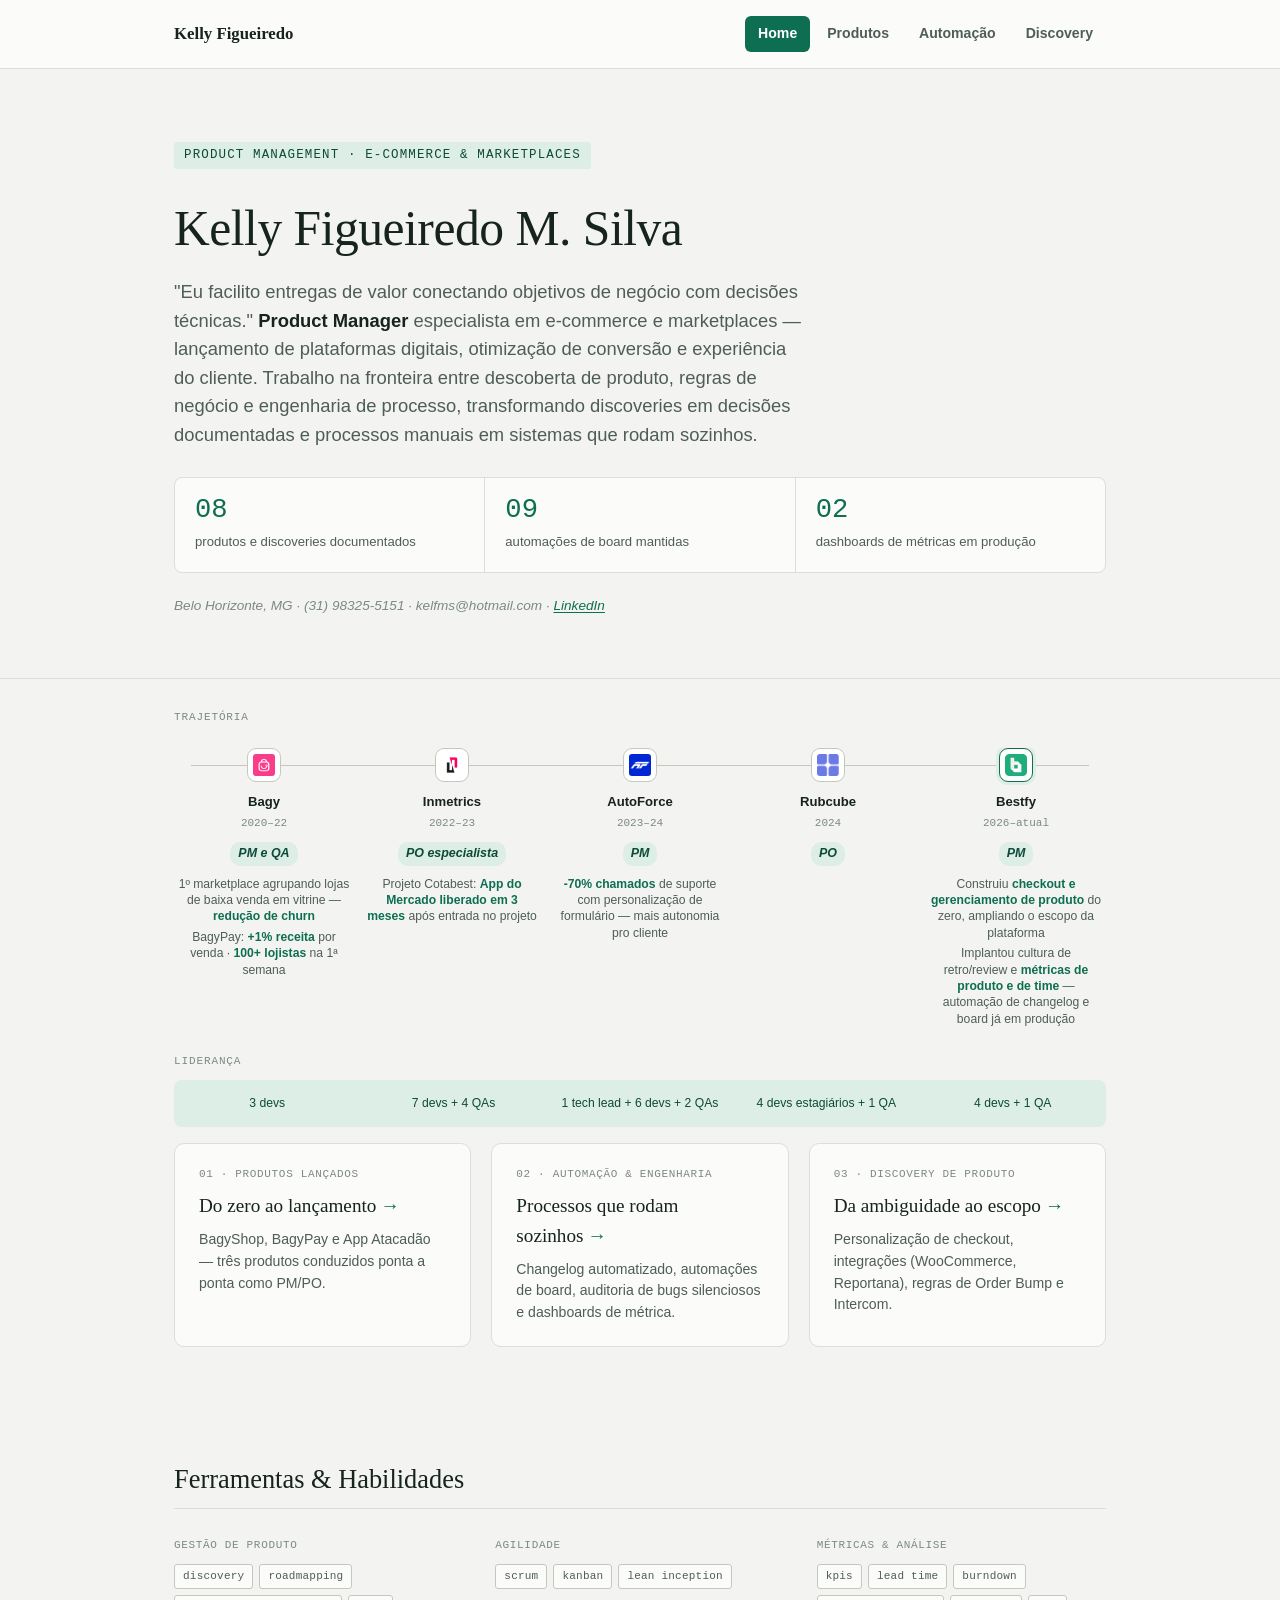
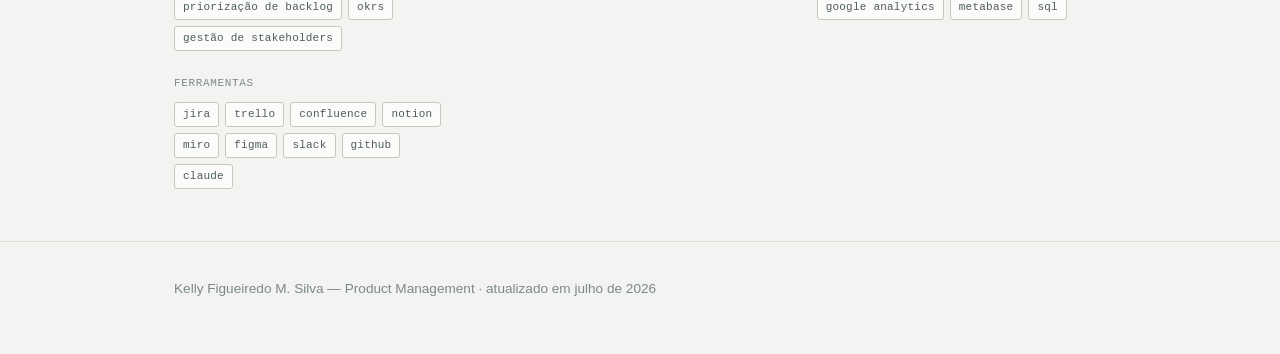
<file: index.html>
<!DOCTYPE html>
<html lang="pt-BR">
<head>
<meta charset="UTF-8">
<meta name="viewport" content="width=device-width, initial-scale=1.0">
<title>Kelly Figueiredo — Portfólio de Produto</title>
<link rel="stylesheet" href="style.css">
</head>
<body>

<nav class="sitenav">
  <div class="wrap navwrap">
    <a href="index.html" class="navlogo">Kelly Figueiredo</a>
    <div class="navlinks">
      <a href="index.html" class="active">Home</a>
      <a href="produtos.html">Produtos</a>
      <a href="automacao.html">Automação</a>
      <a href="discovery.html">Discovery</a>
    </div>
  </div>
</nav>

<header class="hero">
  <div class="wrap">
    <span class="eyebrow">Product Management · E-commerce &amp; Marketplaces</span>
    <h1 class="name">Kelly Figueiredo M. Silva</h1>
    <p class="role">
      "Eu facilito entregas de valor conectando objetivos de negócio com decisões técnicas."
      <strong>Product Manager</strong> especialista em e-commerce e marketplaces — lançamento de
      plataformas digitais, otimização de conversão e experiência do cliente. Trabalho na fronteira
      entre descoberta de produto, regras de negócio e engenharia de processo, transformando
      discoveries em decisões documentadas e processos manuais em sistemas que rodam sozinhos.
    </p>
    <div class="stats">
      <div class="stat"><span class="n">08</span><span class="l">produtos e discoveries documentados</span></div>
      <div class="stat"><span class="n">09</span><span class="l">automações de board mantidas</span></div>
      <div class="stat"><span class="n">02</span><span class="l">dashboards de métricas em produção</span></div>
    </div>
    <p class="contact-note">Belo Horizonte, MG · (31) 98325-5151 · kelfms@hotmail.com · <a href="https://www.linkedin.com/in/kellyfigueiredo-pm/">LinkedIn</a></p>
  </div>
</header>

<main class="wrap">

  <div class="career-strip">
    <span class="career-label">Trajetória</span>
    <div class="career-scroll">
    <div class="career-line">
      <div class="career-node">
        <img class="logo" alt="Bagy" src="[data-uri]">
        <span class="cl-company">Bagy</span>
        <span class="cl-dates">2020–22</span>
        <span class="cl-role">PM e QA</span>
        <div class="cl-metrics">
          <span class="up">1º marketplace agrupando lojas de baixa venda em vitrine — <b>redução de churn</b></span>
          <span class="up">BagyPay: <b>+1% receita</b> por venda · <b>100+ lojistas</b> na 1ª semana</span>
        </div>
      </div>
      <div class="career-node">
        <img class="logo" alt="Inmetrics" src="[data-uri]">
        <span class="cl-company">Inmetrics</span>
        <span class="cl-dates">2022–23</span>
        <span class="cl-role">PO especialista</span>
        <div class="cl-metrics">
          <span class="up">Projeto Cotabest: <b>App do Mercado liberado em 3 meses</b> após entrada no projeto</span>
        </div>
      </div>
      <div class="career-node">
        <img class="logo" alt="AutoForce" src="[data-uri]">
        <span class="cl-company">AutoForce</span>
        <span class="cl-dates">2023–24</span>
        <span class="cl-role">PM</span>
        <div class="cl-metrics">
          <span class="up"><b>-70% chamados</b> de suporte com personalização de formulário — mais autonomia pro cliente</span>
        </div>
      </div>
      <div class="career-node">
        <img class="logo" alt="Rubcube" src="[data-uri]">
        <span class="cl-company">Rubcube</span>
        <span class="cl-dates">2024</span>
        <span class="cl-role">PO</span>
      </div>
      <div class="career-node current">
        <img class="logo" alt="Bestfy" src="[data-uri]">
        <span class="cl-company">Bestfy</span>
        <span class="cl-dates">2026–atual</span>
        <span class="cl-role">PM</span>
        <div class="cl-metrics">
          <span class="up">Construiu <b>checkout e gerenciamento de produto</b> do zero, ampliando o escopo da plataforma</span>
          <span class="up">Implantou cultura de retro/review e <b>métricas de produto e de time</b> — automação de changelog e board já em produção</span>
        </div>
      </div>
    </div>
    <span class="lb-heading">Liderança</span>
    <div class="leadership-bar">
      <span class="lb-cell">3 devs</span>
      <span class="lb-cell">7 devs + 4 QAs</span>
      <span class="lb-cell">1 tech lead + 6 devs + 2 QAs</span>
      <span class="lb-cell">4 devs estagiários + 1 QA</span>
      <span class="lb-cell">4 devs + 1 QA</span>
    </div>
    </div>
  </div>

  <div class="section-teasers">
    <a class="teaser" href="produtos.html">
      <span class="t-label">01 · Produtos Lançados</span>
      <h3>Do zero ao lançamento<span class="arrow">→</span></h3>
      <p>BagyShop, BagyPay e App Atacadão — três produtos conduzidos ponta a ponta como PM/PO.</p>
    </a>
    <a class="teaser" href="automacao.html">
      <span class="t-label">02 · Automação &amp; Engenharia</span>
      <h3>Processos que rodam sozinhos<span class="arrow">→</span></h3>
      <p>Changelog automatizado, automações de board, auditoria de bugs silenciosos e dashboards de métrica.</p>
    </a>
    <a class="teaser" href="discovery.html">
      <span class="t-label">03 · Discovery de Produto</span>
      <h3>Da ambiguidade ao escopo<span class="arrow">→</span></h3>
      <p>Personalização de checkout, integrações (WooCommerce, Reportana), regras de Order Bump e Intercom.</p>
    </a>
  </div>

  <section class="group skills-group">
    <div class="group-head">
      <h2 class="group-title">Ferramentas &amp; Habilidades</h2>
    </div>
    <div class="skills-grid">
      <div class="skill-block">
        <span class="skill-label">Gestão de Produto</span>
        <div class="tags">
          <span class="tag">discovery</span>
          <span class="tag">roadmapping</span>
          <span class="tag">priorização de backlog</span>
          <span class="tag">okrs</span>
          <span class="tag">gestão de stakeholders</span>
        </div>
      </div>
      <div class="skill-block">
        <span class="skill-label">Agilidade</span>
        <div class="tags">
          <span class="tag">scrum</span>
          <span class="tag">kanban</span>
          <span class="tag">lean inception</span>
        </div>
      </div>
      <div class="skill-block">
        <span class="skill-label">Métricas &amp; Análise</span>
        <div class="tags">
          <span class="tag">kpis</span>
          <span class="tag">lead time</span>
          <span class="tag">burndown</span>
          <span class="tag">google analytics</span>
          <span class="tag">metabase</span>
          <span class="tag">sql</span>
        </div>
      </div>
      <div class="skill-block">
        <span class="skill-label">Ferramentas</span>
        <div class="tags">
          <span class="tag">jira</span>
          <span class="tag">trello</span>
          <span class="tag">confluence</span>
          <span class="tag">notion</span>
          <span class="tag">miro</span>
          <span class="tag">figma</span>
          <span class="tag">slack</span>
          <span class="tag">github</span>
          <span class="tag">claude</span>
        </div>
      </div>
    </div>
  </section>

</main>

<footer>
  <div class="wrap">
    Kelly Figueiredo M. Silva — Product Management · atualizado em julho de 2026
  </div>
</footer>

</body>
</html>
</file>
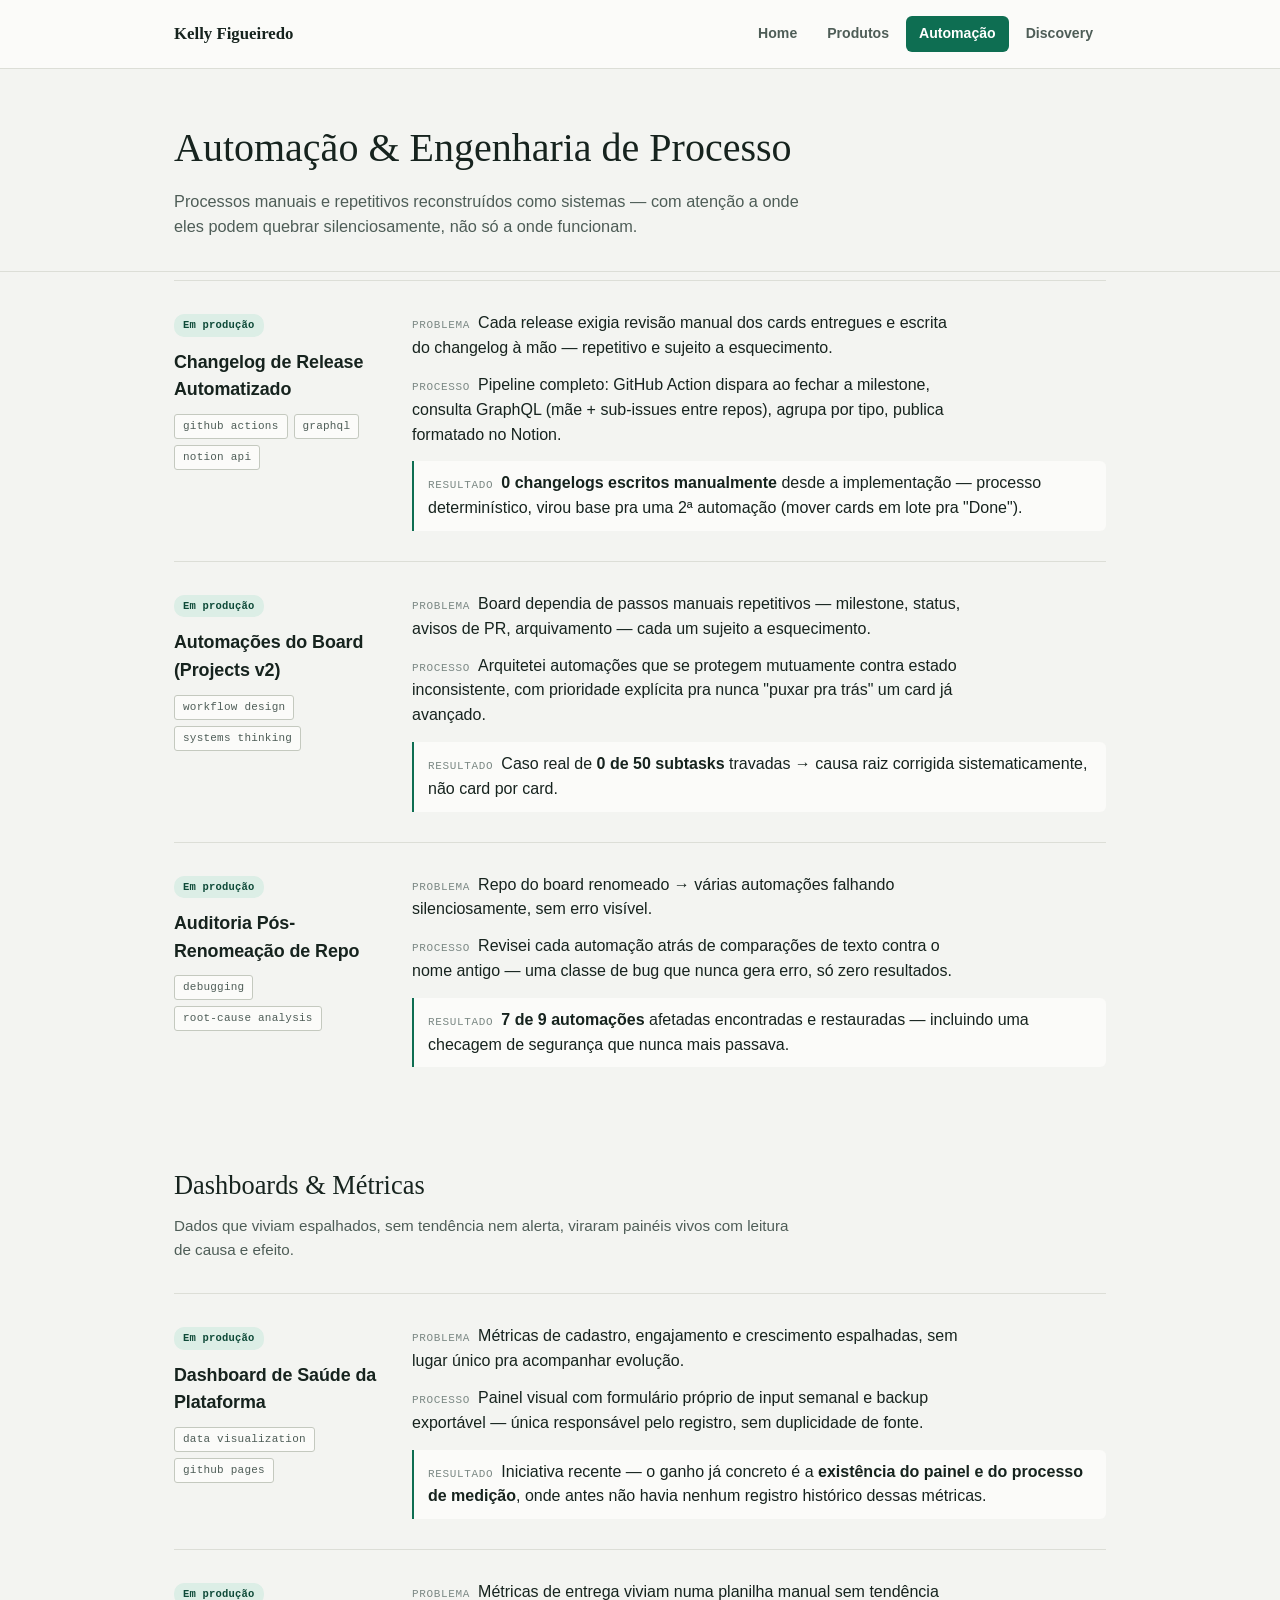
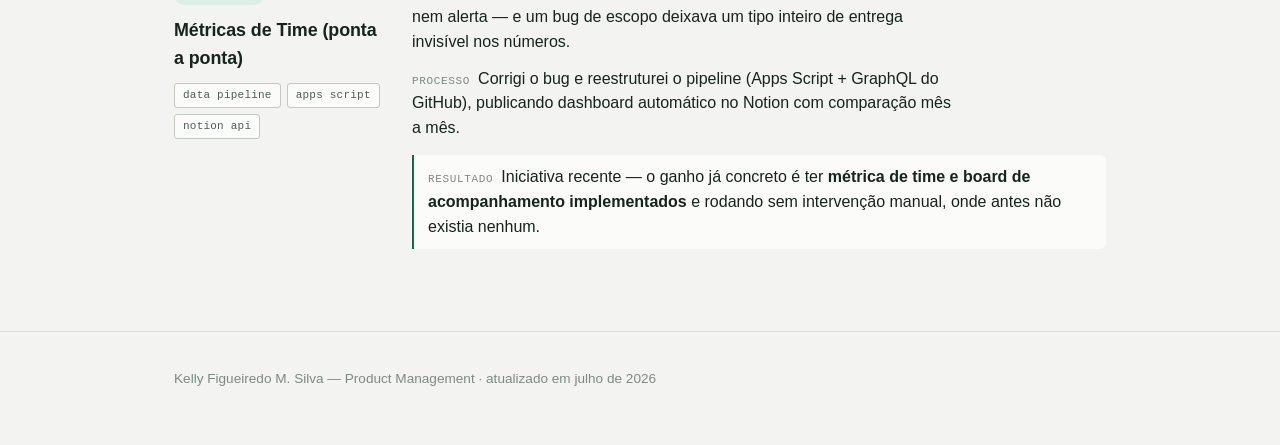
<file: automacao.html>
<!DOCTYPE html>
<html lang="pt-BR">
<head>
<meta charset="UTF-8">
<meta name="viewport" content="width=device-width, initial-scale=1.0">
<title>Automação &amp; Engenharia de Processo — Kelly Figueiredo</title>
<link rel="stylesheet" href="style.css">
</head>
<body>

<nav class="sitenav">
  <div class="wrap navwrap">
    <a href="index.html" class="navlogo">Kelly Figueiredo</a>
    <div class="navlinks">
      <a href="index.html">Home</a>
      <a href="produtos.html">Produtos</a>
      <a href="automacao.html" class="active">Automação</a>
      <a href="discovery.html">Discovery</a>
    </div>
  </div>
</nav>

<header class="pagehead">
  <div class="wrap">
    <h1>Automação &amp; Engenharia de Processo</h1>
    <p>Processos manuais e repetitivos reconstruídos como sistemas — com atenção a onde eles podem
      quebrar silenciosamente, não só a onde funcionam.</p>
  </div>
</header>

<main class="wrap">
  <section class="group" style="padding-top: 8px;">
    <article class="project">
      <div class="project-meta">
        <span class="status-pill shipped">Em produção</span>
        <h3 class="project-title">Changelog de Release Automatizado</h3>
        <div class="tags">
          <span class="tag">github actions</span>
          <span class="tag">graphql</span>
          <span class="tag">notion api</span>
        </div>
      </div>
      <div class="project-body">
        <p><span class="k">Problema</span>Cada release exigia revisão manual dos cards entregues e escrita do changelog à mão — repetitivo e sujeito a esquecimento.</p>
        <p><span class="k">Processo</span>Pipeline completo: GitHub Action dispara ao fechar a milestone, consulta GraphQL (mãe + sub-issues entre repos), agrupa por tipo, publica formatado no Notion.</p>
        <div class="result"><span class="k">Resultado</span><strong>0 changelogs escritos manualmente</strong> desde a implementação — processo determinístico, virou base pra uma 2ª automação (mover cards em lote pra "Done").</div>
      </div>
    </article>

    <article class="project">
      <div class="project-meta">
        <span class="status-pill shipped">Em produção</span>
        <h3 class="project-title">Automações do Board (Projects v2)</h3>
        <div class="tags">
          <span class="tag">workflow design</span>
          <span class="tag">systems thinking</span>
        </div>
      </div>
      <div class="project-body">
        <p><span class="k">Problema</span>Board dependia de passos manuais repetitivos — milestone, status, avisos de PR, arquivamento — cada um sujeito a esquecimento.</p>
        <p><span class="k">Processo</span>Arquitetei automações que se protegem mutuamente contra estado inconsistente, com prioridade explícita pra nunca "puxar pra trás" um card já avançado.</p>
        <div class="result"><span class="k">Resultado</span>Caso real de <strong>0 de 50 subtasks</strong> travadas → causa raiz corrigida sistematicamente, não card por card.</div>
      </div>
    </article>

    <article class="project">
      <div class="project-meta">
        <span class="status-pill shipped">Em produção</span>
        <h3 class="project-title">Auditoria Pós-Renomeação de Repo</h3>
        <div class="tags">
          <span class="tag">debugging</span>
          <span class="tag">root-cause analysis</span>
        </div>
      </div>
      <div class="project-body">
        <p><span class="k">Problema</span>Repo do board renomeado → várias automações falhando silenciosamente, sem erro visível.</p>
        <p><span class="k">Processo</span>Revisei cada automação atrás de comparações de texto contra o nome antigo — uma classe de bug que nunca gera erro, só zero resultados.</p>
        <div class="result"><span class="k">Resultado</span><strong>7 de 9 automações</strong> afetadas encontradas e restauradas — incluindo uma checagem de segurança que nunca mais passava.</div>
      </div>
    </article>
  </section>

  <section class="group">
    <div class="group-head">
      <h2 class="group-title">Dashboards &amp; Métricas</h2>
    </div>
    <p class="group-sub">
      Dados que viviam espalhados, sem tendência nem alerta, viraram painéis vivos com leitura
      de causa e efeito.
    </p>

    <article class="project">
      <div class="project-meta">
        <span class="status-pill shipped">Em produção</span>
        <h3 class="project-title">Dashboard de Saúde da Plataforma</h3>
        <div class="tags">
          <span class="tag">data visualization</span>
          <span class="tag">github pages</span>
        </div>
      </div>
      <div class="project-body">
        <p><span class="k">Problema</span>Métricas de cadastro, engajamento e crescimento espalhadas, sem lugar único pra acompanhar evolução.</p>
        <p><span class="k">Processo</span>Painel visual com formulário próprio de input semanal e backup exportável — única responsável pelo registro, sem duplicidade de fonte.</p>
        <div class="result"><span class="k">Resultado</span>Iniciativa recente — o ganho já concreto é a <strong>existência do painel e do processo de medição</strong>, onde antes não havia nenhum registro histórico dessas métricas.</div>
      </div>
    </article>

    <article class="project">
      <div class="project-meta">
        <span class="status-pill shipped">Em produção</span>
        <h3 class="project-title">Métricas de Time (ponta a ponta)</h3>
        <div class="tags">
          <span class="tag">data pipeline</span>
          <span class="tag">apps script</span>
          <span class="tag">notion api</span>
        </div>
      </div>
      <div class="project-body">
        <p><span class="k">Problema</span>Métricas de entrega viviam numa planilha manual sem tendência nem alerta — e um bug de escopo deixava um tipo inteiro de entrega invisível nos números.</p>
        <p><span class="k">Processo</span>Corrigi o bug e reestruturei o pipeline (Apps Script + GraphQL do GitHub), publicando dashboard automático no Notion com comparação mês a mês.</p>
        <div class="result"><span class="k">Resultado</span>Iniciativa recente — o ganho já concreto é ter <strong>métrica de time e board de acompanhamento implementados</strong> e rodando sem intervenção manual, onde antes não existia nenhum.</div>
      </div>
    </article>
  </section>
</main>

<footer>
  <div class="wrap">
    Kelly Figueiredo M. Silva — Product Management · atualizado em julho de 2026
  </div>
</footer>

</body>
</html>
</file>
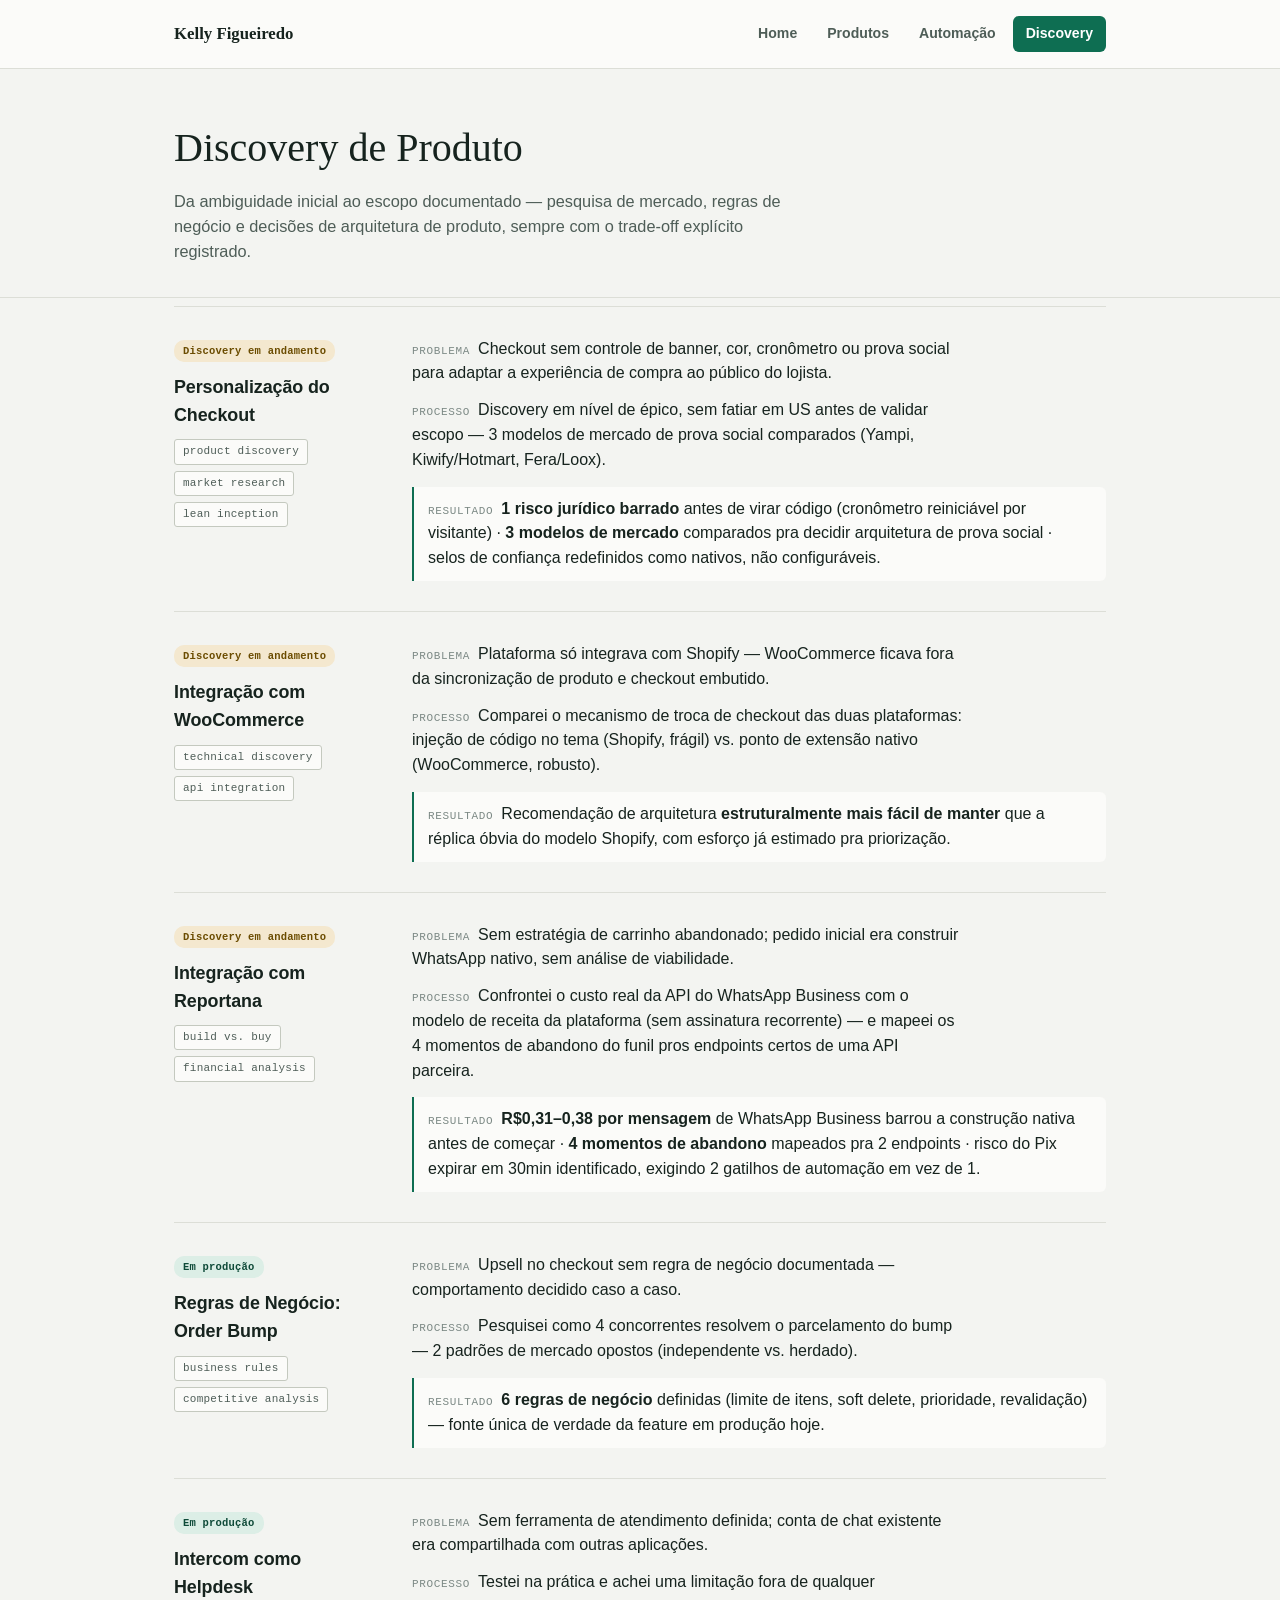
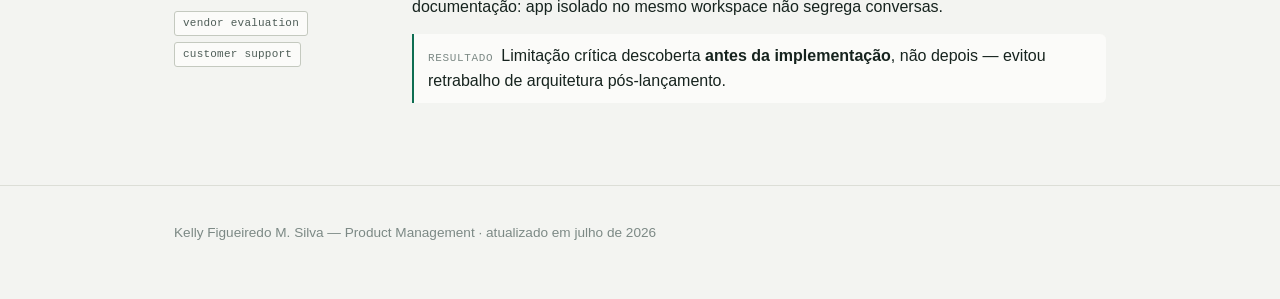
<file: discovery.html>
<!DOCTYPE html>
<html lang="pt-BR">
<head>
<meta charset="UTF-8">
<meta name="viewport" content="width=device-width, initial-scale=1.0">
<title>Discovery de Produto — Kelly Figueiredo</title>
<link rel="stylesheet" href="style.css">
</head>
<body>

<nav class="sitenav">
  <div class="wrap navwrap">
    <a href="index.html" class="navlogo">Kelly Figueiredo</a>
    <div class="navlinks">
      <a href="index.html">Home</a>
      <a href="produtos.html">Produtos</a>
      <a href="automacao.html">Automação</a>
      <a href="discovery.html" class="active">Discovery</a>
    </div>
  </div>
</nav>

<header class="pagehead">
  <div class="wrap">
    <h1>Discovery de Produto</h1>
    <p>Da ambiguidade inicial ao escopo documentado — pesquisa de mercado, regras de negócio e
      decisões de arquitetura de produto, sempre com o trade-off explícito registrado.</p>
  </div>
</header>

<main class="wrap">
  <section class="group" style="padding-top: 8px;">
    <article class="project">
      <div class="project-meta">
        <span class="status-pill discovery">Discovery em andamento</span>
        <h3 class="project-title">Personalização do Checkout</h3>
        <div class="tags">
          <span class="tag">product discovery</span>
          <span class="tag">market research</span>
          <span class="tag">lean inception</span>
        </div>
      </div>
      <div class="project-body">
        <p><span class="k">Problema</span>Checkout sem controle de banner, cor, cronômetro ou prova social para adaptar a experiência de compra ao público do lojista.</p>
        <p><span class="k">Processo</span>Discovery em nível de épico, sem fatiar em US antes de validar escopo — 3 modelos de mercado de prova social comparados (Yampi, Kiwify/Hotmart, Fera/Loox).</p>
        <div class="result"><span class="k">Resultado</span><strong>1 risco jurídico barrado</strong> antes de virar código (cronômetro reiniciável por visitante) · <strong>3 modelos de mercado</strong> comparados pra decidir arquitetura de prova social · selos de confiança redefinidos como nativos, não configuráveis.</div>
      </div>
    </article>

    <article class="project">
      <div class="project-meta">
        <span class="status-pill discovery">Discovery em andamento</span>
        <h3 class="project-title">Integração com WooCommerce</h3>
        <div class="tags">
          <span class="tag">technical discovery</span>
          <span class="tag">api integration</span>
        </div>
      </div>
      <div class="project-body">
        <p><span class="k">Problema</span>Plataforma só integrava com Shopify — WooCommerce ficava fora da sincronização de produto e checkout embutido.</p>
        <p><span class="k">Processo</span>Comparei o mecanismo de troca de checkout das duas plataformas: injeção de código no tema (Shopify, frágil) vs. ponto de extensão nativo (WooCommerce, robusto).</p>
        <div class="result"><span class="k">Resultado</span>Recomendação de arquitetura <strong>estruturalmente mais fácil de manter</strong> que a réplica óbvia do modelo Shopify, com esforço já estimado pra priorização.</div>
      </div>
    </article>

    <article class="project">
      <div class="project-meta">
        <span class="status-pill discovery">Discovery em andamento</span>
        <h3 class="project-title">Integração com Reportana</h3>
        <div class="tags">
          <span class="tag">build vs. buy</span>
          <span class="tag">financial analysis</span>
        </div>
      </div>
      <div class="project-body">
        <p><span class="k">Problema</span>Sem estratégia de carrinho abandonado; pedido inicial era construir WhatsApp nativo, sem análise de viabilidade.</p>
        <p><span class="k">Processo</span>Confrontei o custo real da API do WhatsApp Business com o modelo de receita da plataforma (sem assinatura recorrente) — e mapeei os 4 momentos de abandono do funil pros endpoints certos de uma API parceira.</p>
        <div class="result"><span class="k">Resultado</span><strong>R$0,31–0,38 por mensagem</strong> de WhatsApp Business barrou a construção nativa antes de começar · <strong>4 momentos de abandono</strong> mapeados pra 2 endpoints · risco do Pix expirar em 30min identificado, exigindo 2 gatilhos de automação em vez de 1.</div>
      </div>
    </article>

    <article class="project">
      <div class="project-meta">
        <span class="status-pill shipped">Em produção</span>
        <h3 class="project-title">Regras de Negócio: Order Bump</h3>
        <div class="tags">
          <span class="tag">business rules</span>
          <span class="tag">competitive analysis</span>
        </div>
      </div>
      <div class="project-body">
        <p><span class="k">Problema</span>Upsell no checkout sem regra de negócio documentada — comportamento decidido caso a caso.</p>
        <p><span class="k">Processo</span>Pesquisei como 4 concorrentes resolvem o parcelamento do bump — 2 padrões de mercado opostos (independente vs. herdado).</p>
        <div class="result"><span class="k">Resultado</span><strong>6 regras de negócio</strong> definidas (limite de itens, soft delete, prioridade, revalidação) — fonte única de verdade da feature em produção hoje.</div>
      </div>
    </article>

    <article class="project">
      <div class="project-meta">
        <span class="status-pill shipped">Em produção</span>
        <h3 class="project-title">Intercom como Helpdesk</h3>
        <div class="tags">
          <span class="tag">vendor evaluation</span>
          <span class="tag">customer support</span>
        </div>
      </div>
      <div class="project-body">
        <p><span class="k">Problema</span>Sem ferramenta de atendimento definida; conta de chat existente era compartilhada com outras aplicações.</p>
        <p><span class="k">Processo</span>Testei na prática e achei uma limitação fora de qualquer documentação: app isolado no mesmo workspace não segrega conversas.</p>
        <div class="result"><span class="k">Resultado</span>Limitação crítica descoberta <strong>antes da implementação</strong>, não depois — evitou retrabalho de arquitetura pós-lançamento.</div>
      </div>
    </article>
  </section>
</main>

<footer>
  <div class="wrap">
    Kelly Figueiredo M. Silva — Product Management · atualizado em julho de 2026
  </div>
</footer>

</body>
</html>
</file>
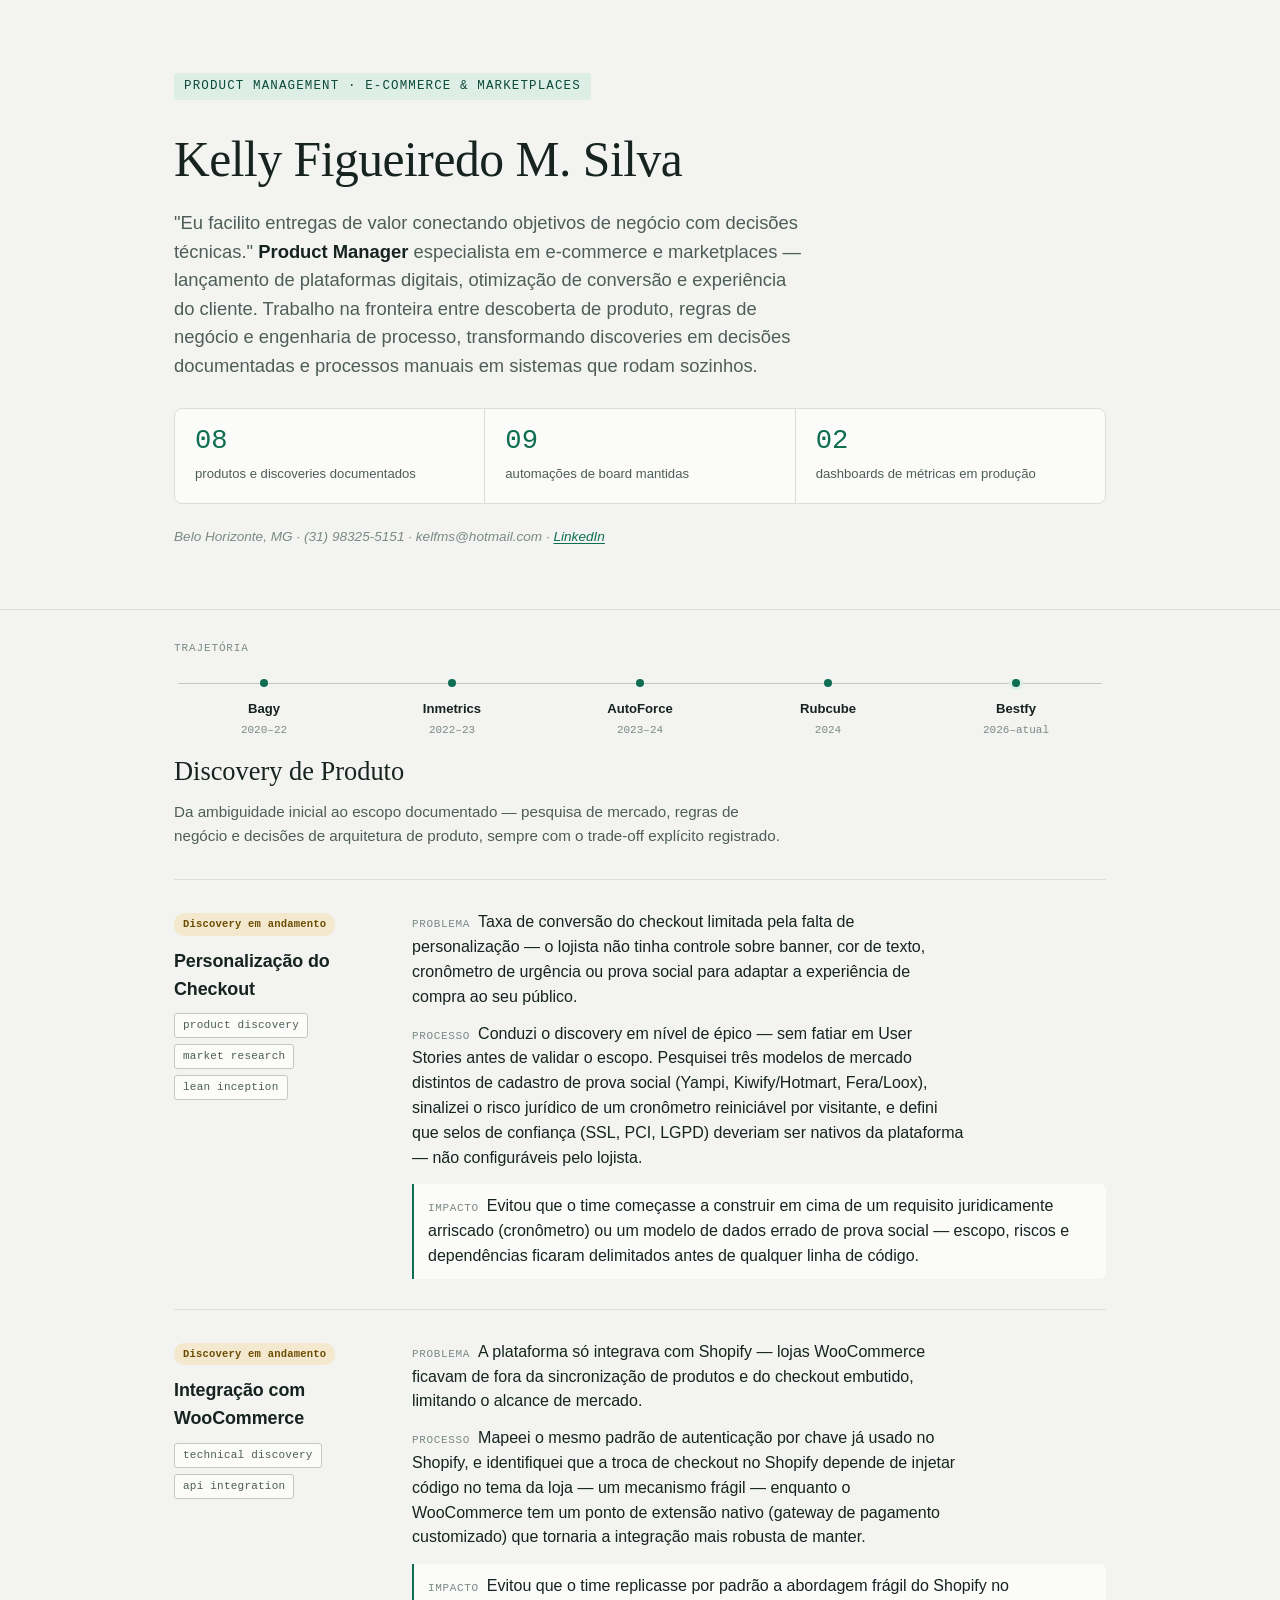
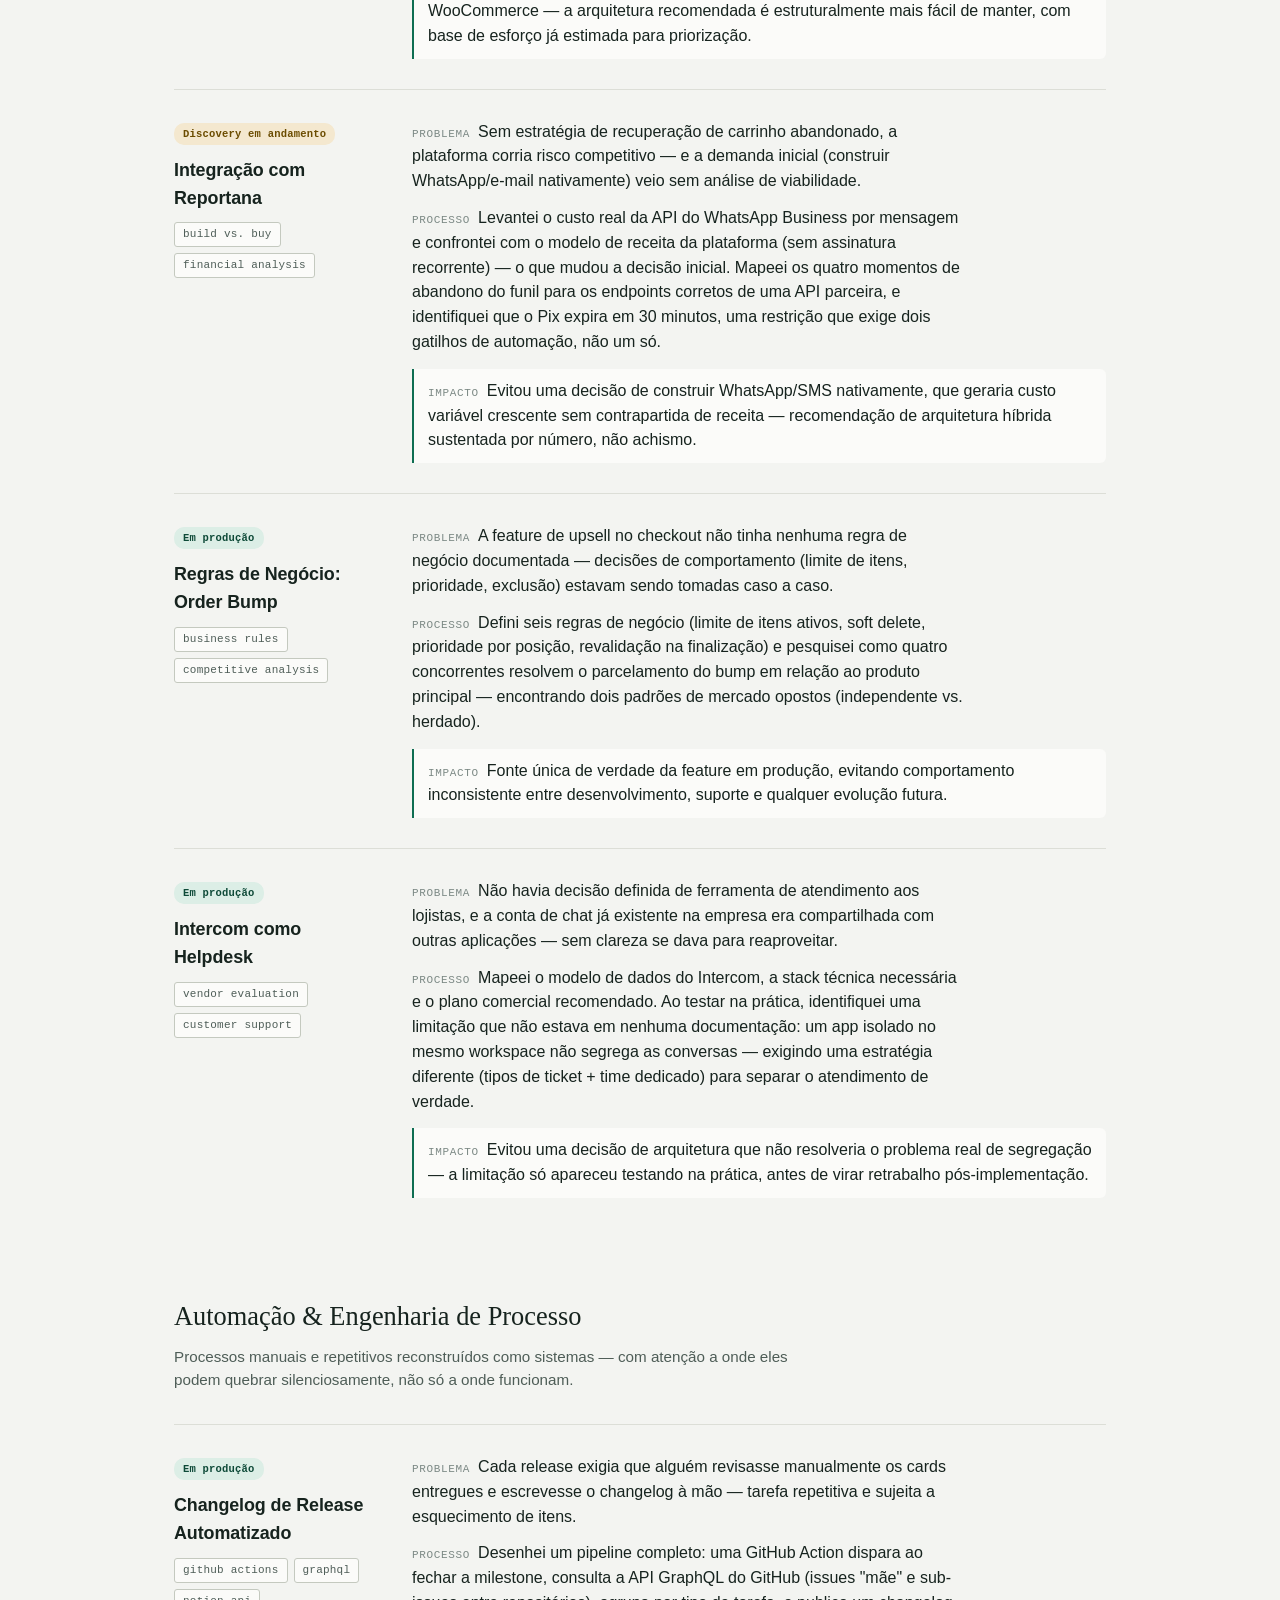
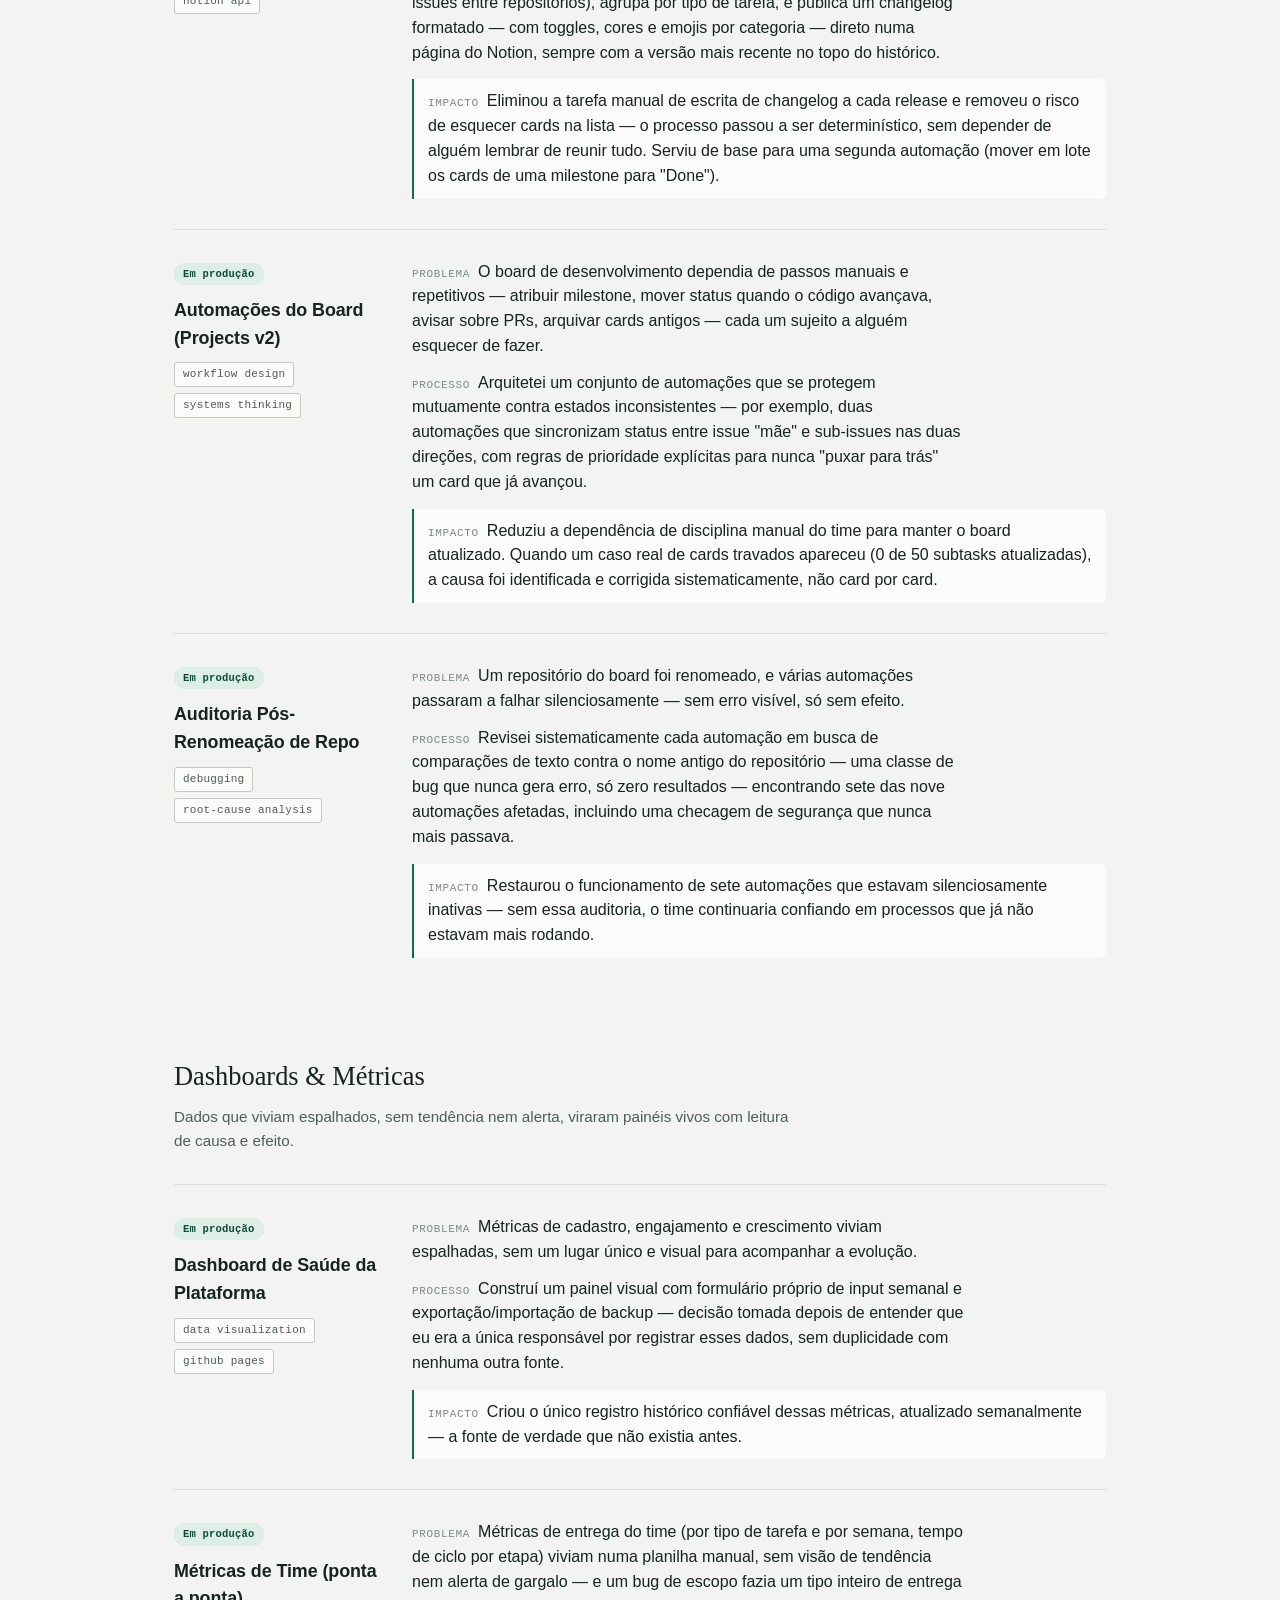
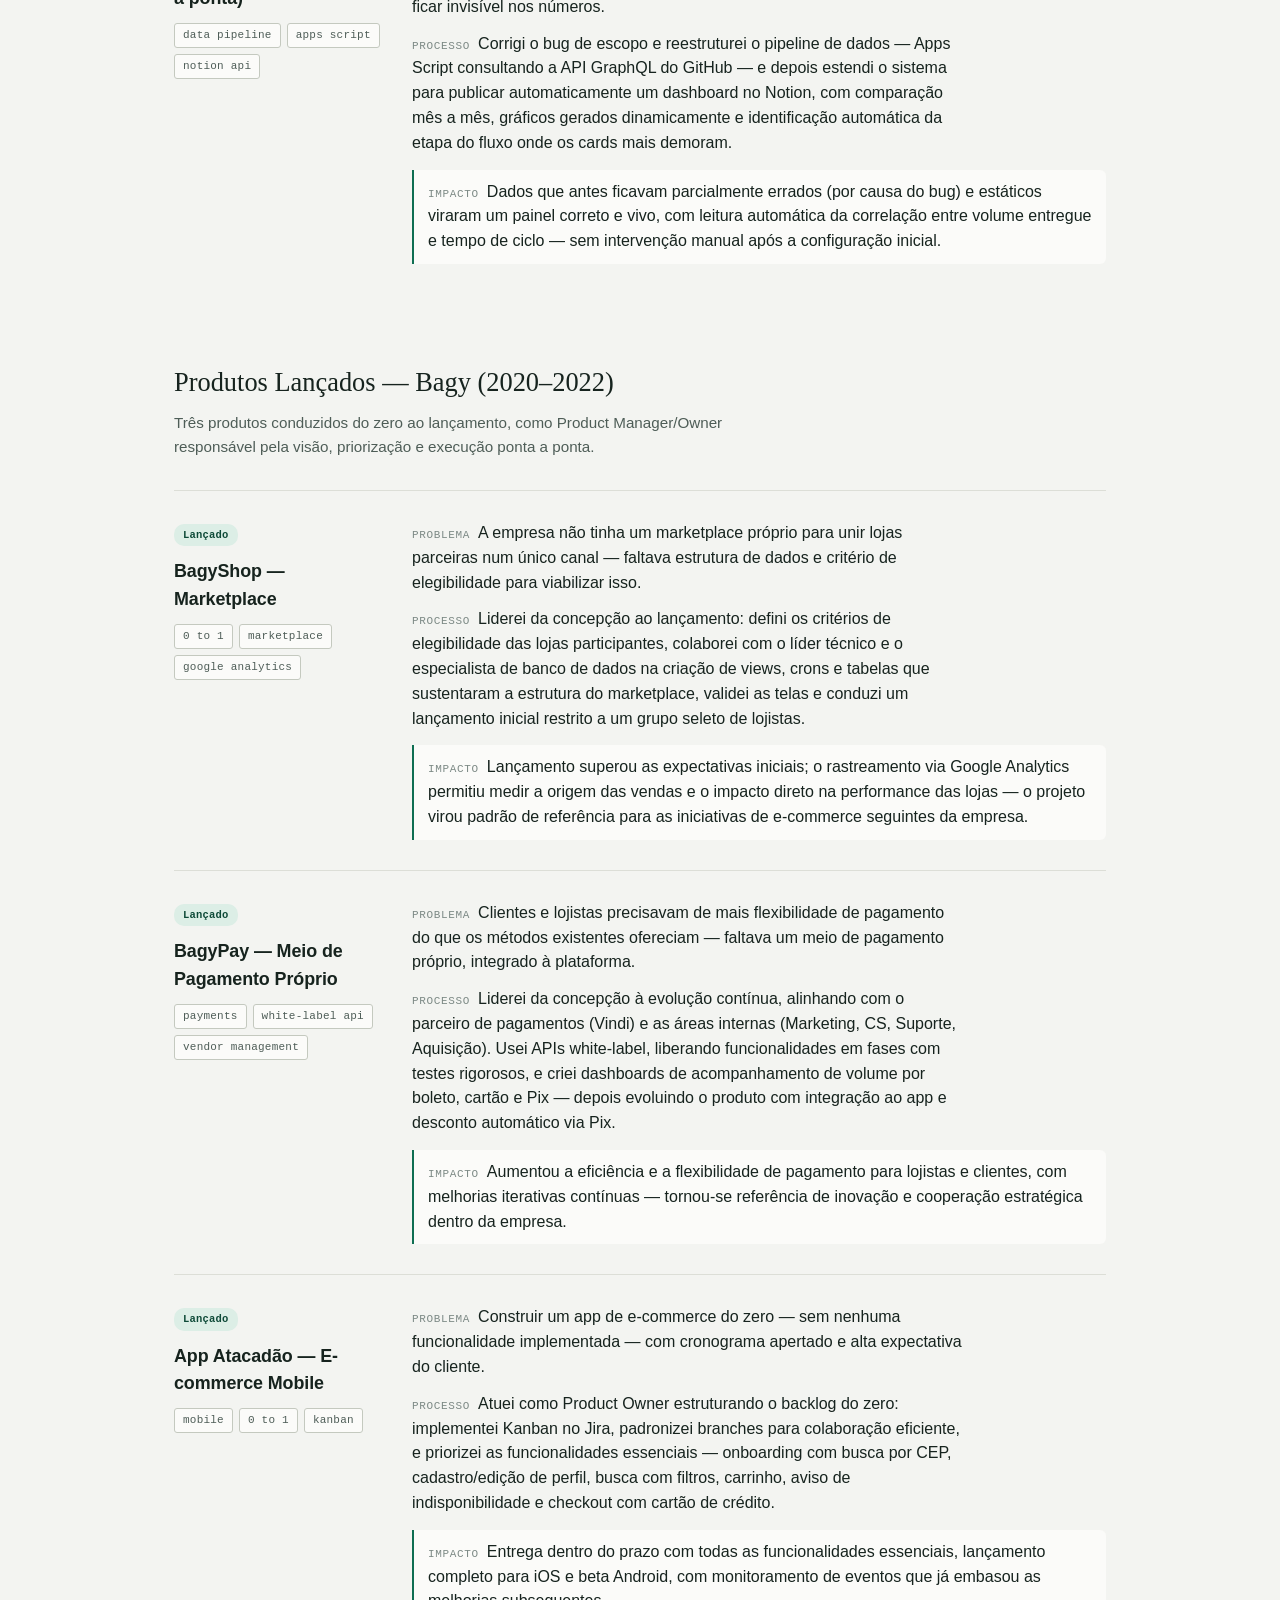
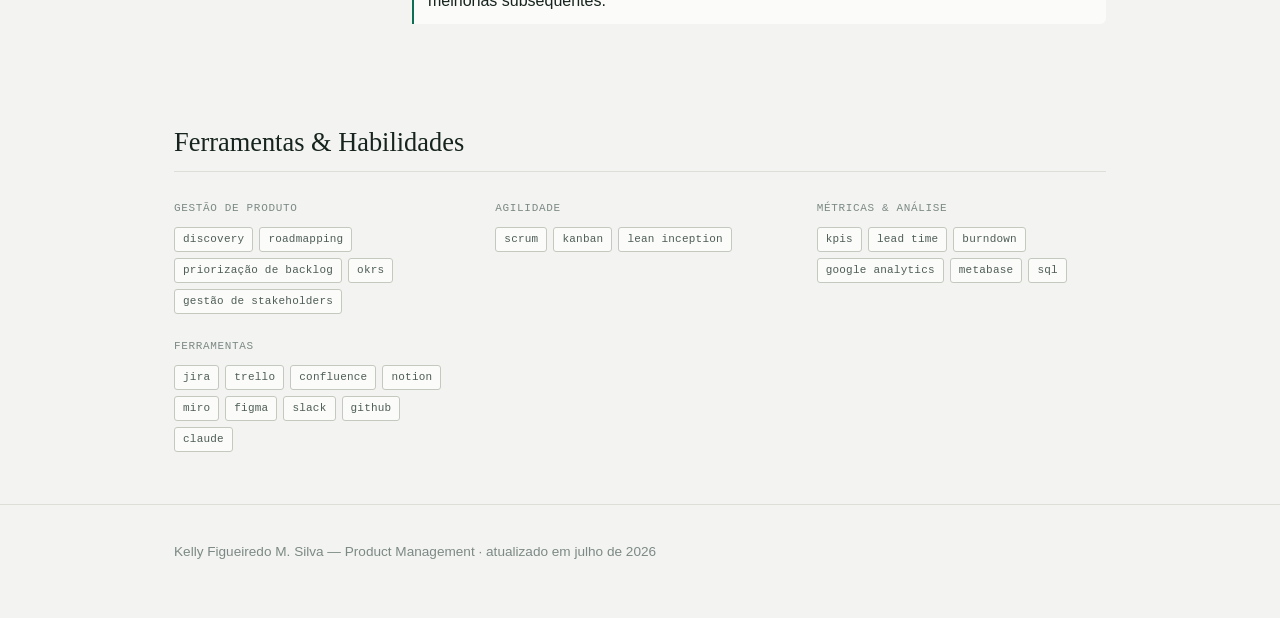
<file: portfolio_kelly.html>
<!DOCTYPE html>
<html lang="pt-BR">
<head>
<meta charset="UTF-8">
<meta name="viewport" content="width=device-width, initial-scale=1.0">
<title>Kelly Figueiredo — Portfólio de Produto</title>
<style>
  :root {
    --bg: #F3F4F1;
    --surface: #FBFBF9;
    --surface-raised: #FFFFFF;
    --ink: #16231E;
    --ink-soft: #4E5D57;
    --ink-faint: #7C8985;
    --accent: #0E6E52;
    --accent-ink: #FFFFFF;
    --accent-soft: #DCEEE6;
    --accent-soft-ink: #0E4A38;
    --line: #DCDED7;
    --line-strong: #C4C9BF;
    --shadow: 0 1px 2px rgba(20, 30, 25, 0.04), 0 8px 24px rgba(20, 30, 25, 0.05);
    --warn-soft: #F4E8CF;
    --warn-soft-ink: #6B4C00;

    --font-display: Georgia, "Iowan Old Style", "Palatino Linotype", "Book Antiqua", serif;
    --font-body: -apple-system, "Segoe UI", Roboto, Helvetica, Arial, sans-serif;
    --font-mono: ui-monospace, "SF Mono", "Cascadia Code", "Roboto Mono", Consolas, monospace;
  }

  @media (prefers-color-scheme: dark) {
    :root {
      --bg: #111815;
      --surface: #161F1B;
      --surface-raised: #1B2620;
      --ink: #E9EEEA;
      --ink-soft: #AEBAB3;
      --ink-faint: #7E8B84;
      --accent: #45C79D;
      --accent-ink: #08201A;
      --accent-soft: #1D3A31;
      --accent-soft-ink: #A9E8D2;
      --line: #2A3630;
      --line-strong: #3B4A42;
      --shadow: 0 1px 2px rgba(0, 0, 0, 0.3), 0 12px 28px rgba(0, 0, 0, 0.35);
      --warn-soft: #3A2F16;
      --warn-soft-ink: #F0D9A0;
    }
  }
  :root[data-theme="dark"] {
    --bg: #111815;
    --surface: #161F1B;
    --surface-raised: #1B2620;
    --ink: #E9EEEA;
    --ink-soft: #AEBAB3;
    --ink-faint: #7E8B84;
    --accent: #45C79D;
    --accent-ink: #08201A;
    --accent-soft: #1D3A31;
    --accent-soft-ink: #A9E8D2;
    --line: #2A3630;
    --line-strong: #3B4A42;
    --shadow: 0 1px 2px rgba(0, 0, 0, 0.3), 0 12px 28px rgba(0, 0, 0, 0.35);
    --warn-soft: #3A2F16;
    --warn-soft-ink: #F0D9A0;
  }
  :root[data-theme="light"] {
    --bg: #F3F4F1;
    --surface: #FBFBF9;
    --surface-raised: #FFFFFF;
    --ink: #16231E;
    --ink-soft: #4E5D57;
    --ink-faint: #7C8985;
    --accent: #0E6E52;
    --accent-ink: #FFFFFF;
    --accent-soft: #DCEEE6;
    --accent-soft-ink: #0E4A38;
    --line: #DCDED7;
    --line-strong: #C4C9BF;
    --shadow: 0 1px 2px rgba(20, 30, 25, 0.04), 0 8px 24px rgba(20, 30, 25, 0.05);
    --warn-soft: #F4E8CF;
    --warn-soft-ink: #6B4C00;
  }

  * { box-sizing: border-box; }
  html { -webkit-text-size-adjust: 100%; }
  body {
    margin: 0;
    background: var(--bg);
    color: var(--ink);
    font-family: var(--font-body);
    line-height: 1.55;
    font-size: 16px;
  }
  a { color: var(--accent); text-decoration-thickness: 1px; text-underline-offset: 2px; }
  a:focus-visible, button:focus-visible { outline: 2px solid var(--accent); outline-offset: 2px; }

  .wrap { max-width: 980px; margin: 0 auto; padding: 0 24px; }

  /* ── Header / hero ─────────────────────────────────────────── */
  header.hero {
    padding: 72px 0 48px;
    border-bottom: 1px solid var(--line);
  }
  .eyebrow {
    font-family: var(--font-mono);
    font-size: 12.5px;
    letter-spacing: 0.09em;
    text-transform: uppercase;
    color: var(--accent-soft-ink);
    background: var(--accent-soft);
    display: inline-block;
    padding: 4px 10px;
    border-radius: 3px;
    margin-bottom: 22px;
  }
  h1.name {
    font-family: var(--font-display);
    font-size: clamp(2.1rem, 4.5vw, 3.1rem);
    font-weight: 400;
    letter-spacing: -0.01em;
    margin: 0 0 10px;
    text-wrap: balance;
  }
  p.role {
    font-size: 1.15rem;
    color: var(--ink-soft);
    margin: 0 0 28px;
    max-width: 640px;
    text-wrap: balance;
  }
  p.role strong { color: var(--ink); font-weight: 600; }

  .stats {
    display: grid;
    grid-template-columns: repeat(auto-fit, minmax(150px, 1fr));
    gap: 1px;
    background: var(--line);
    border: 1px solid var(--line);
    border-radius: 8px;
    overflow: hidden;
    margin-top: 8px;
  }
  .stat {
    background: var(--surface);
    padding: 18px 20px;
  }
  .stat .n {
    font-family: var(--font-mono);
    font-size: 1.7rem;
    font-variant-numeric: tabular-nums;
    color: var(--accent);
    display: block;
    line-height: 1;
    margin-bottom: 6px;
  }
  .stat .l {
    font-size: 0.82rem;
    color: var(--ink-soft);
  }

  .contact-note {
    margin-top: 22px;
    font-size: 0.85rem;
    color: var(--ink-faint);
    font-style: italic;
  }

  /* ── Section scaffolding ────────────────────────────────────── */
  section.group { padding: 56px 0 12px; }
  .group-head {
    display: flex;
    align-items: baseline;
    gap: 16px;
    margin-bottom: 8px;
    flex-wrap: wrap;
  }
  h2.group-title {
    font-family: var(--font-display);
    font-size: 1.65rem;
    font-weight: 400;
    margin: 0;
  }
  p.group-sub {
    color: var(--ink-soft);
    font-size: 0.95rem;
    margin: 0 0 32px;
    max-width: 620px;
  }

  article.project {
    display: grid;
    grid-template-columns: 210px 1fr;
    gap: 28px;
    padding: 30px 0;
    border-top: 1px solid var(--line);
  }
  article.project:last-child { padding-bottom: 30px; }

  .project-meta { position: relative; }
  h3.project-title {
    font-size: 1.12rem;
    font-weight: 700;
    margin: 0 0 10px;
    letter-spacing: -0.005em;
  }
  .status-pill {
    display: inline-block;
    font-family: var(--font-mono);
    font-size: 10.5px;
    letter-spacing: 0.02em;
    padding: 3px 9px;
    border-radius: 10px;
    margin-bottom: 12px;
    font-weight: 600;
  }
  .status-pill.discovery { background: var(--warn-soft); color: var(--warn-soft-ink); }
  .status-pill.shipped { background: var(--accent-soft); color: var(--accent-soft-ink); }
  .tags { display: flex; flex-wrap: wrap; gap: 6px; }
  .tag {
    font-family: var(--font-mono);
    font-size: 11px;
    letter-spacing: 0.02em;
    color: var(--ink-soft);
    background: var(--surface);
    border: 1px solid var(--line-strong);
    padding: 3px 8px;
    border-radius: 3px;
    white-space: nowrap;
  }

  .project-body p { margin: 0 0 12px; max-width: 62ch; }
  .project-body p:last-child { margin-bottom: 0; }
  .project-body .k {
    font-family: var(--font-mono);
    font-size: 11px;
    letter-spacing: 0.06em;
    text-transform: uppercase;
    color: var(--ink-faint);
    margin-right: 8px;
  }
  .project-body .result {
    background: var(--surface);
    border-left: 2px solid var(--accent);
    padding: 10px 14px;
    border-radius: 0 6px 6px 0;
    margin-top: 14px;
  }

  @media (max-width: 680px) {
    article.project { grid-template-columns: 1fr; gap: 12px; }
    header.hero { padding: 52px 0 36px; }
  }

  .timeline { border-top: 1px solid var(--line); }
  .role-entry {
    padding: 22px 0;
    border-bottom: 1px solid var(--line);
    display: grid;
    grid-template-columns: 210px 1fr;
    gap: 28px;
  }
  .role-entry .role-meta h3 {
    font-size: 1.02rem;
    margin: 0 0 4px;
  }
  .role-entry .role-meta .dates {
    font-family: var(--font-mono);
    font-size: 12px;
    color: var(--ink-faint);
  }
  .role-entry p { margin: 0; max-width: 62ch; color: var(--ink-soft); font-size: 0.95rem; }
  .role-entry.break .role-meta h3 { color: var(--ink-soft); font-weight: 600; font-style: italic; }
  .role-entry.break p { font-style: italic; }

  @media (max-width: 680px) {
    .role-entry { grid-template-columns: 1fr; gap: 6px; }
  }

  footer {
    margin-top: 40px;
    padding: 36px 0 56px;
    border-top: 1px solid var(--line);
    color: var(--ink-faint);
    font-size: 0.85rem;
  }
  footer a { color: var(--ink-soft); }

  .career-strip { padding: 30px 0 0; }
  .career-label {
    font-family: var(--font-mono);
    font-size: 11px;
    letter-spacing: 0.08em;
    text-transform: uppercase;
    color: var(--ink-faint);
    margin-bottom: 22px;
    display: block;
  }
  .career-line {
    display: flex;
    justify-content: space-between;
    align-items: flex-start;
    position: relative;
    gap: 8px;
    overflow-x: auto;
    padding-bottom: 4px;
  }
  .career-line::before {
    content: "";
    position: absolute;
    top: 4px;
    left: 4px;
    right: 4px;
    height: 1px;
    background: var(--line-strong);
  }
  .career-node {
    position: relative;
    display: flex;
    flex-direction: column;
    align-items: center;
    min-width: 88px;
    flex: 1;
  }
  .career-node .dot {
    width: 8px;
    height: 8px;
    border-radius: 50%;
    background: var(--accent);
    margin-bottom: 12px;
    z-index: 1;
  }
  .career-node.current .dot { box-shadow: 0 0 0 3px var(--accent-soft); }
  .career-node .cl-company {
    font-size: 0.82rem;
    font-weight: 700;
    text-align: center;
    white-space: nowrap;
  }
  .career-node .cl-dates {
    font-family: var(--font-mono);
    font-size: 11px;
    color: var(--ink-faint);
    margin-top: 3px;
  }
  @media (max-width: 680px) {
    .career-line { justify-content: flex-start; }
  }

  .skills-group { padding-bottom: 56px; }
  .skills-grid {
    display: grid;
    grid-template-columns: repeat(auto-fit, minmax(220px, 1fr));
    gap: 24px 32px;
    border-top: 1px solid var(--line);
    padding-top: 28px;
  }
  .skill-label {
    display: block;
    font-family: var(--font-mono);
    font-size: 11px;
    letter-spacing: 0.06em;
    text-transform: uppercase;
    color: var(--ink-faint);
    margin-bottom: 10px;
  }
</style>
</head>
<body>

<header class="hero">
  <div class="wrap">
    <span class="eyebrow">Product Management · E-commerce &amp; Marketplaces</span>
    <h1 class="name">Kelly Figueiredo M. Silva</h1>
    <p class="role">
      "Eu facilito entregas de valor conectando objetivos de negócio com decisões técnicas."
      <strong>Product Manager</strong> especialista em e-commerce e marketplaces — lançamento de
      plataformas digitais, otimização de conversão e experiência do cliente. Trabalho na fronteira
      entre descoberta de produto, regras de negócio e engenharia de processo, transformando
      discoveries em decisões documentadas e processos manuais em sistemas que rodam sozinhos.
    </p>
    <div class="stats">
      <div class="stat"><span class="n">08</span><span class="l">produtos e discoveries documentados</span></div>
      <div class="stat"><span class="n">09</span><span class="l">automações de board mantidas</span></div>
      <div class="stat"><span class="n">02</span><span class="l">dashboards de métricas em produção</span></div>
    </div>
    <p class="contact-note">Belo Horizonte, MG · (31) 98325-5151 · kelfms@hotmail.com · <a href="https://www.linkedin.com/in/kellyfigueiredo-pm/">LinkedIn</a></p>
  </div>
</header>

<main class="wrap">

  <div class="career-strip">
    <span class="career-label">Trajetória</span>
    <div class="career-line">
      <div class="career-node">
        <span class="dot"></span>
        <span class="cl-company">Bagy</span>
        <span class="cl-dates">2020–22</span>
      </div>
      <div class="career-node">
        <span class="dot"></span>
        <span class="cl-company">Inmetrics</span>
        <span class="cl-dates">2022–23</span>
      </div>
      <div class="career-node">
        <span class="dot"></span>
        <span class="cl-company">AutoForce</span>
        <span class="cl-dates">2023–24</span>
      </div>
      <div class="career-node">
        <span class="dot"></span>
        <span class="cl-company">Rubcube</span>
        <span class="cl-dates">2024</span>
      </div>
      <div class="career-node current">
        <span class="dot"></span>
        <span class="cl-company">Bestfy</span>
        <span class="cl-dates">2026–atual</span>
      </div>
    </div>
  </div>

  <section class="group" style="padding-top: 8px;">
    <div class="group-head">
      <h2 class="group-title">Discovery de Produto</h2>
    </div>
    <p class="group-sub">
      Da ambiguidade inicial ao escopo documentado — pesquisa de mercado, regras de negócio e
      decisões de arquitetura de produto, sempre com o trade-off explícito registrado.
    </p>

    <article class="project">
      <div class="project-meta">
        <span class="status-pill discovery">Discovery em andamento</span>
        <h3 class="project-title">Personalização do Checkout</h3>
        <div class="tags">
          <span class="tag">product discovery</span>
          <span class="tag">market research</span>
          <span class="tag">lean inception</span>
        </div>
      </div>
      <div class="project-body">
        <p><span class="k">Problema</span>Taxa de conversão do checkout limitada pela falta de personalização — o lojista não tinha controle sobre banner, cor de texto, cronômetro de urgência ou prova social para adaptar a experiência de compra ao seu público.</p>
        <p><span class="k">Processo</span>Conduzi o discovery em nível de épico — sem fatiar em User Stories antes de validar o escopo. Pesquisei três modelos de mercado distintos de cadastro de prova social (Yampi, Kiwify/Hotmart, Fera/Loox), sinalizei o risco jurídico de um cronômetro reiniciável por visitante, e defini que selos de confiança (SSL, PCI, LGPD) deveriam ser nativos da plataforma — não configuráveis pelo lojista.</p>
        <div class="result"><span class="k">Impacto</span>Evitou que o time começasse a construir em cima de um requisito juridicamente arriscado (cronômetro) ou um modelo de dados errado de prova social — escopo, riscos e dependências ficaram delimitados antes de qualquer linha de código.</div>
      </div>
    </article>

    <article class="project">
      <div class="project-meta">
        <span class="status-pill discovery">Discovery em andamento</span>
        <h3 class="project-title">Integração com WooCommerce</h3>
        <div class="tags">
          <span class="tag">technical discovery</span>
          <span class="tag">api integration</span>
        </div>
      </div>
      <div class="project-body">
        <p><span class="k">Problema</span>A plataforma só integrava com Shopify — lojas WooCommerce ficavam de fora da sincronização de produtos e do checkout embutido, limitando o alcance de mercado.</p>
        <p><span class="k">Processo</span>Mapeei o mesmo padrão de autenticação por chave já usado no Shopify, e identifiquei que a troca de checkout no Shopify depende de injetar código no tema da loja — um mecanismo frágil — enquanto o WooCommerce tem um ponto de extensão nativo (gateway de pagamento customizado) que tornaria a integração mais robusta de manter.</p>
        <div class="result"><span class="k">Impacto</span>Evitou que o time replicasse por padrão a abordagem frágil do Shopify no WooCommerce — a arquitetura recomendada é estruturalmente mais fácil de manter, com base de esforço já estimada para priorização.</div>
      </div>
    </article>

    <article class="project">
      <div class="project-meta">
        <span class="status-pill discovery">Discovery em andamento</span>
        <h3 class="project-title">Integração com Reportana</h3>
        <div class="tags">
          <span class="tag">build vs. buy</span>
          <span class="tag">financial analysis</span>
        </div>
      </div>
      <div class="project-body">
        <p><span class="k">Problema</span>Sem estratégia de recuperação de carrinho abandonado, a plataforma corria risco competitivo — e a demanda inicial (construir WhatsApp/e-mail nativamente) veio sem análise de viabilidade.</p>
        <p><span class="k">Processo</span>Levantei o custo real da API do WhatsApp Business por mensagem e confrontei com o modelo de receita da plataforma (sem assinatura recorrente) — o que mudou a decisão inicial. Mapeei os quatro momentos de abandono do funil para os endpoints corretos de uma API parceira, e identifiquei que o Pix expira em 30 minutos, uma restrição que exige dois gatilhos de automação, não um só.</p>
        <div class="result"><span class="k">Impacto</span>Evitou uma decisão de construir WhatsApp/SMS nativamente, que geraria custo variável crescente sem contrapartida de receita — recomendação de arquitetura híbrida sustentada por número, não achismo.</div>
      </div>
    </article>

    <article class="project">
      <div class="project-meta">
        <span class="status-pill shipped">Em produção</span>
        <h3 class="project-title">Regras de Negócio: Order Bump</h3>
        <div class="tags">
          <span class="tag">business rules</span>
          <span class="tag">competitive analysis</span>
        </div>
      </div>
      <div class="project-body">
        <p><span class="k">Problema</span>A feature de upsell no checkout não tinha nenhuma regra de negócio documentada — decisões de comportamento (limite de itens, prioridade, exclusão) estavam sendo tomadas caso a caso.</p>
        <p><span class="k">Processo</span>Defini seis regras de negócio (limite de itens ativos, soft delete, prioridade por posição, revalidação na finalização) e pesquisei como quatro concorrentes resolvem o parcelamento do bump em relação ao produto principal — encontrando dois padrões de mercado opostos (independente vs. herdado).</p>
        <div class="result"><span class="k">Impacto</span>Fonte única de verdade da feature em produção, evitando comportamento inconsistente entre desenvolvimento, suporte e qualquer evolução futura.</div>
      </div>
    </article>

    <article class="project">
      <div class="project-meta">
        <span class="status-pill shipped">Em produção</span>
        <h3 class="project-title">Intercom como Helpdesk</h3>
        <div class="tags">
          <span class="tag">vendor evaluation</span>
          <span class="tag">customer support</span>
        </div>
      </div>
      <div class="project-body">
        <p><span class="k">Problema</span>Não havia decisão definida de ferramenta de atendimento aos lojistas, e a conta de chat já existente na empresa era compartilhada com outras aplicações — sem clareza se dava para reaproveitar.</p>
        <p><span class="k">Processo</span>Mapeei o modelo de dados do Intercom, a stack técnica necessária e o plano comercial recomendado. Ao testar na prática, identifiquei uma limitação que não estava em nenhuma documentação: um app isolado no mesmo workspace não segrega as conversas — exigindo uma estratégia diferente (tipos de ticket + time dedicado) para separar o atendimento de verdade.</p>
        <div class="result"><span class="k">Impacto</span>Evitou uma decisão de arquitetura que não resolveria o problema real de segregação — a limitação só apareceu testando na prática, antes de virar retrabalho pós-implementação.</div>
      </div>
    </article>
  </section>

  <section class="group">
    <div class="group-head">
      <h2 class="group-title">Automação &amp; Engenharia de Processo</h2>
    </div>
    <p class="group-sub">
      Processos manuais e repetitivos reconstruídos como sistemas — com atenção a onde eles podem
      quebrar silenciosamente, não só a onde funcionam.
    </p>

    <article class="project">
      <div class="project-meta">
        <span class="status-pill shipped">Em produção</span>
        <h3 class="project-title">Changelog de Release Automatizado</h3>
        <div class="tags">
          <span class="tag">github actions</span>
          <span class="tag">graphql</span>
          <span class="tag">notion api</span>
        </div>
      </div>
      <div class="project-body">
        <p><span class="k">Problema</span>Cada release exigia que alguém revisasse manualmente os cards entregues e escrevesse o changelog à mão — tarefa repetitiva e sujeita a esquecimento de itens.</p>
        <p><span class="k">Processo</span>Desenhei um pipeline completo: uma GitHub Action dispara ao fechar a milestone, consulta a API GraphQL do GitHub (issues "mãe" e sub-issues entre repositórios), agrupa por tipo de tarefa, e publica um changelog formatado — com toggles, cores e emojis por categoria — direto numa página do Notion, sempre com a versão mais recente no topo do histórico.</p>
        <div class="result"><span class="k">Impacto</span>Eliminou a tarefa manual de escrita de changelog a cada release e removeu o risco de esquecer cards na lista — o processo passou a ser determinístico, sem depender de alguém lembrar de reunir tudo. Serviu de base para uma segunda automação (mover em lote os cards de uma milestone para "Done").</div>
      </div>
    </article>

    <article class="project">
      <div class="project-meta">
        <span class="status-pill shipped">Em produção</span>
        <h3 class="project-title">Automações do Board (Projects v2)</h3>
        <div class="tags">
          <span class="tag">workflow design</span>
          <span class="tag">systems thinking</span>
        </div>
      </div>
      <div class="project-body">
        <p><span class="k">Problema</span>O board de desenvolvimento dependia de passos manuais e repetitivos — atribuir milestone, mover status quando o código avançava, avisar sobre PRs, arquivar cards antigos — cada um sujeito a alguém esquecer de fazer.</p>
        <p><span class="k">Processo</span>Arquitetei um conjunto de automações que se protegem mutuamente contra estados inconsistentes — por exemplo, duas automações que sincronizam status entre issue "mãe" e sub-issues nas duas direções, com regras de prioridade explícitas para nunca "puxar para trás" um card que já avançou.</p>
        <div class="result"><span class="k">Impacto</span>Reduziu a dependência de disciplina manual do time para manter o board atualizado. Quando um caso real de cards travados apareceu (0 de 50 subtasks atualizadas), a causa foi identificada e corrigida sistematicamente, não card por card.</div>
      </div>
    </article>

    <article class="project">
      <div class="project-meta">
        <span class="status-pill shipped">Em produção</span>
        <h3 class="project-title">Auditoria Pós-Renomeação de Repo</h3>
        <div class="tags">
          <span class="tag">debugging</span>
          <span class="tag">root-cause analysis</span>
        </div>
      </div>
      <div class="project-body">
        <p><span class="k">Problema</span>Um repositório do board foi renomeado, e várias automações passaram a falhar silenciosamente — sem erro visível, só sem efeito.</p>
        <p><span class="k">Processo</span>Revisei sistematicamente cada automação em busca de comparações de texto contra o nome antigo do repositório — uma classe de bug que nunca gera erro, só zero resultados — encontrando sete das nove automações afetadas, incluindo uma checagem de segurança que nunca mais passava.</p>
        <div class="result"><span class="k">Impacto</span>Restaurou o funcionamento de sete automações que estavam silenciosamente inativas — sem essa auditoria, o time continuaria confiando em processos que já não estavam mais rodando.</div>
      </div>
    </article>
  </section>

  <section class="group">
    <div class="group-head">
      <h2 class="group-title">Dashboards &amp; Métricas</h2>
    </div>
    <p class="group-sub">
      Dados que viviam espalhados, sem tendência nem alerta, viraram painéis vivos com leitura
      de causa e efeito.
    </p>

    <article class="project">
      <div class="project-meta">
        <span class="status-pill shipped">Em produção</span>
        <h3 class="project-title">Dashboard de Saúde da Plataforma</h3>
        <div class="tags">
          <span class="tag">data visualization</span>
          <span class="tag">github pages</span>
        </div>
      </div>
      <div class="project-body">
        <p><span class="k">Problema</span>Métricas de cadastro, engajamento e crescimento viviam espalhadas, sem um lugar único e visual para acompanhar a evolução.</p>
        <p><span class="k">Processo</span>Construí um painel visual com formulário próprio de input semanal e exportação/importação de backup — decisão tomada depois de entender que eu era a única responsável por registrar esses dados, sem duplicidade com nenhuma outra fonte.</p>
        <div class="result"><span class="k">Impacto</span>Criou o único registro histórico confiável dessas métricas, atualizado semanalmente — a fonte de verdade que não existia antes.</div>
      </div>
    </article>

    <article class="project">
      <div class="project-meta">
        <span class="status-pill shipped">Em produção</span>
        <h3 class="project-title">Métricas de Time (ponta a ponta)</h3>
        <div class="tags">
          <span class="tag">data pipeline</span>
          <span class="tag">apps script</span>
          <span class="tag">notion api</span>
        </div>
      </div>
      <div class="project-body">
        <p><span class="k">Problema</span>Métricas de entrega do time (por tipo de tarefa e por semana, tempo de ciclo por etapa) viviam numa planilha manual, sem visão de tendência nem alerta de gargalo — e um bug de escopo fazia um tipo inteiro de entrega ficar invisível nos números.</p>
        <p><span class="k">Processo</span>Corrigi o bug de escopo e reestruturei o pipeline de dados — Apps Script consultando a API GraphQL do GitHub — e depois estendi o sistema para publicar automaticamente um dashboard no Notion, com comparação mês a mês, gráficos gerados dinamicamente e identificação automática da etapa do fluxo onde os cards mais demoram.</p>
        <div class="result"><span class="k">Impacto</span>Dados que antes ficavam parcialmente errados (por causa do bug) e estáticos viraram um painel correto e vivo, com leitura automática da correlação entre volume entregue e tempo de ciclo — sem intervenção manual após a configuração inicial.</div>
      </div>
    </article>
  </section>

  <section class="group">
    <div class="group-head">
      <h2 class="group-title">Produtos Lançados — Bagy (2020–2022)</h2>
    </div>
    <p class="group-sub">
      Três produtos conduzidos do zero ao lançamento, como Product Manager/Owner responsável
      pela visão, priorização e execução ponta a ponta.
    </p>

    <article class="project">
      <div class="project-meta">
        <span class="status-pill shipped">Lançado</span>
        <h3 class="project-title">BagyShop — Marketplace</h3>
        <div class="tags">
          <span class="tag">0 to 1</span>
          <span class="tag">marketplace</span>
          <span class="tag">google analytics</span>
        </div>
      </div>
      <div class="project-body">
        <p><span class="k">Problema</span>A empresa não tinha um marketplace próprio para unir lojas parceiras num único canal — faltava estrutura de dados e critério de elegibilidade para viabilizar isso.</p>
        <p><span class="k">Processo</span>Liderei da concepção ao lançamento: defini os critérios de elegibilidade das lojas participantes, colaborei com o líder técnico e o especialista de banco de dados na criação de views, crons e tabelas que sustentaram a estrutura do marketplace, validei as telas e conduzi um lançamento inicial restrito a um grupo seleto de lojistas.</p>
        <div class="result"><span class="k">Impacto</span>Lançamento superou as expectativas iniciais; o rastreamento via Google Analytics permitiu medir a origem das vendas e o impacto direto na performance das lojas — o projeto virou padrão de referência para as iniciativas de e-commerce seguintes da empresa.</div>
      </div>
    </article>

    <article class="project">
      <div class="project-meta">
        <span class="status-pill shipped">Lançado</span>
        <h3 class="project-title">BagyPay — Meio de Pagamento Próprio</h3>
        <div class="tags">
          <span class="tag">payments</span>
          <span class="tag">white-label api</span>
          <span class="tag">vendor management</span>
        </div>
      </div>
      <div class="project-body">
        <p><span class="k">Problema</span>Clientes e lojistas precisavam de mais flexibilidade de pagamento do que os métodos existentes ofereciam — faltava um meio de pagamento próprio, integrado à plataforma.</p>
        <p><span class="k">Processo</span>Liderei da concepção à evolução contínua, alinhando com o parceiro de pagamentos (Vindi) e as áreas internas (Marketing, CS, Suporte, Aquisição). Usei APIs white-label, liberando funcionalidades em fases com testes rigorosos, e criei dashboards de acompanhamento de volume por boleto, cartão e Pix — depois evoluindo o produto com integração ao app e desconto automático via Pix.</p>
        <div class="result"><span class="k">Impacto</span>Aumentou a eficiência e a flexibilidade de pagamento para lojistas e clientes, com melhorias iterativas contínuas — tornou-se referência de inovação e cooperação estratégica dentro da empresa.</div>
      </div>
    </article>

    <article class="project">
      <div class="project-meta">
        <span class="status-pill shipped">Lançado</span>
        <h3 class="project-title">App Atacadão — E-commerce Mobile</h3>
        <div class="tags">
          <span class="tag">mobile</span>
          <span class="tag">0 to 1</span>
          <span class="tag">kanban</span>
        </div>
      </div>
      <div class="project-body">
        <p><span class="k">Problema</span>Construir um app de e-commerce do zero — sem nenhuma funcionalidade implementada — com cronograma apertado e alta expectativa do cliente.</p>
        <p><span class="k">Processo</span>Atuei como Product Owner estruturando o backlog do zero: implementei Kanban no Jira, padronizei branches para colaboração eficiente, e priorizei as funcionalidades essenciais — onboarding com busca por CEP, cadastro/edição de perfil, busca com filtros, carrinho, aviso de indisponibilidade e checkout com cartão de crédito.</p>
        <div class="result"><span class="k">Impacto</span>Entrega dentro do prazo com todas as funcionalidades essenciais, lançamento completo para iOS e beta Android, com monitoramento de eventos que já embasou as melhorias subsequentes.</div>
      </div>
    </article>
  </section>

  <section class="group skills-group">
    <div class="group-head">
      <h2 class="group-title">Ferramentas &amp; Habilidades</h2>
    </div>
    <div class="skills-grid">
      <div class="skill-block">
        <span class="skill-label">Gestão de Produto</span>
        <div class="tags">
          <span class="tag">discovery</span>
          <span class="tag">roadmapping</span>
          <span class="tag">priorização de backlog</span>
          <span class="tag">okrs</span>
          <span class="tag">gestão de stakeholders</span>
        </div>
      </div>
      <div class="skill-block">
        <span class="skill-label">Agilidade</span>
        <div class="tags">
          <span class="tag">scrum</span>
          <span class="tag">kanban</span>
          <span class="tag">lean inception</span>
        </div>
      </div>
      <div class="skill-block">
        <span class="skill-label">Métricas &amp; Análise</span>
        <div class="tags">
          <span class="tag">kpis</span>
          <span class="tag">lead time</span>
          <span class="tag">burndown</span>
          <span class="tag">google analytics</span>
          <span class="tag">metabase</span>
          <span class="tag">sql</span>
        </div>
      </div>
      <div class="skill-block">
        <span class="skill-label">Ferramentas</span>
        <div class="tags">
          <span class="tag">jira</span>
          <span class="tag">trello</span>
          <span class="tag">confluence</span>
          <span class="tag">notion</span>
          <span class="tag">miro</span>
          <span class="tag">figma</span>
          <span class="tag">slack</span>
          <span class="tag">github</span>
          <span class="tag">claude</span>
        </div>
      </div>
    </div>
  </section>

</main>

<footer>
  <div class="wrap">
    Kelly Figueiredo M. Silva — Product Management · atualizado em julho de 2026
  </div>
</footer>

</body>
</html>
</file>
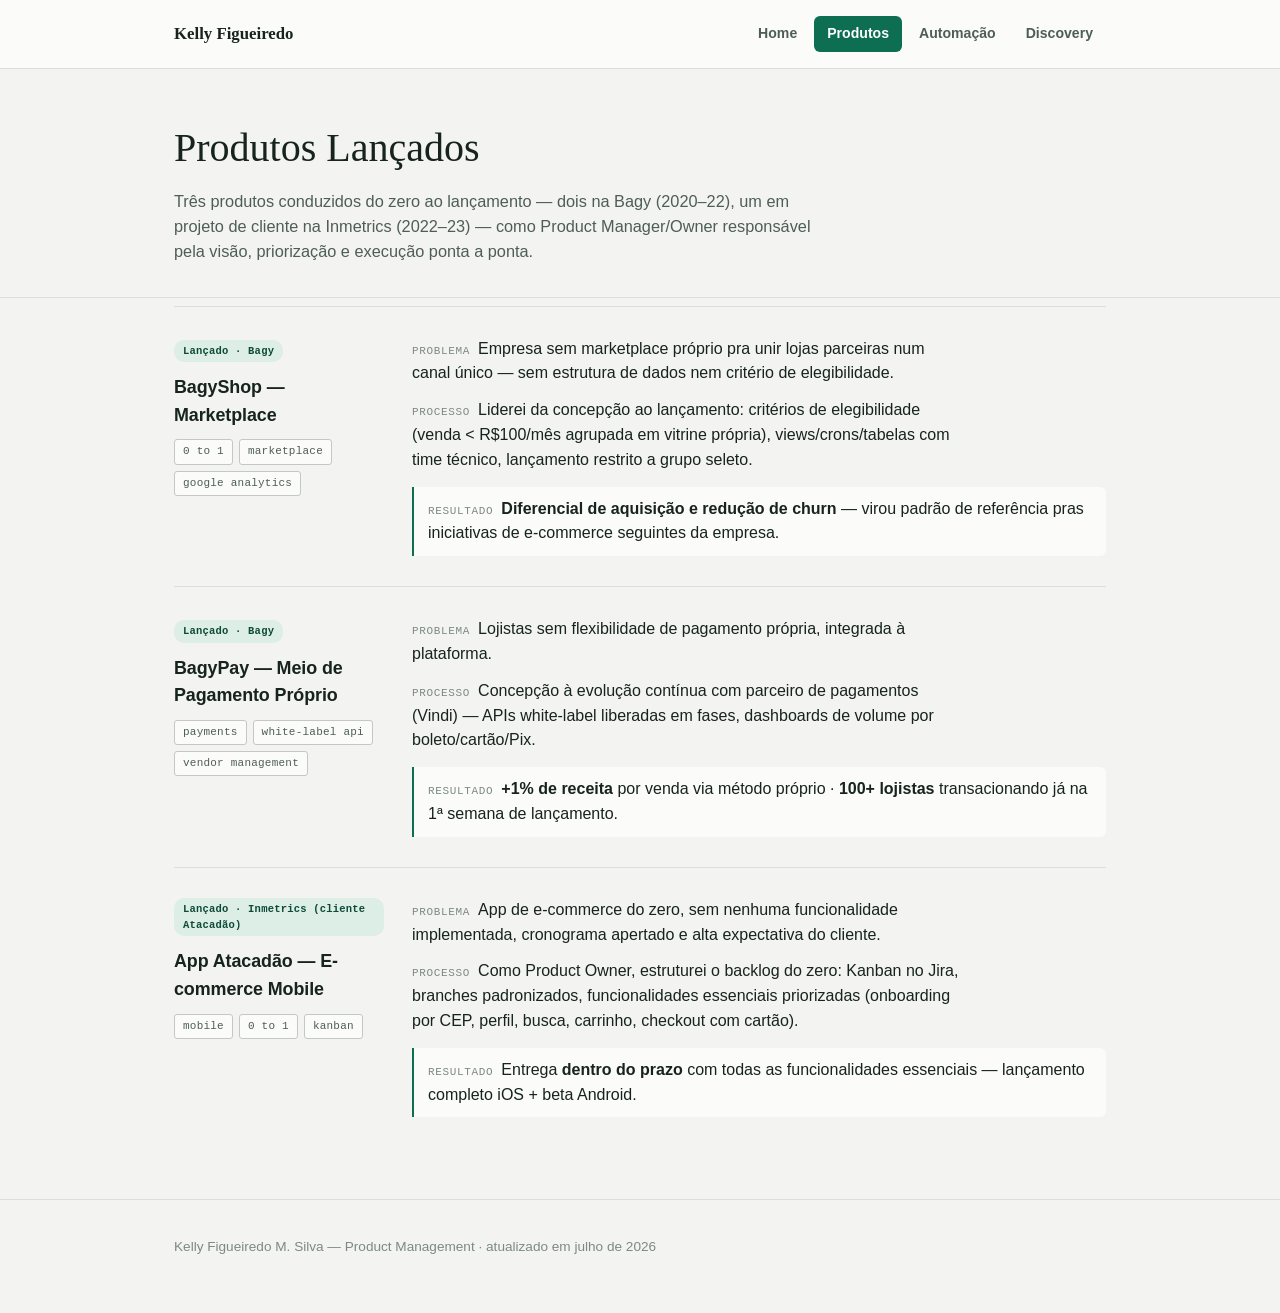
<file: produtos.html>
<!DOCTYPE html>
<html lang="pt-BR">
<head>
<meta charset="UTF-8">
<meta name="viewport" content="width=device-width, initial-scale=1.0">
<title>Produtos Lançados — Kelly Figueiredo</title>
<link rel="stylesheet" href="style.css">
</head>
<body>

<nav class="sitenav">
  <div class="wrap navwrap">
    <a href="index.html" class="navlogo">Kelly Figueiredo</a>
    <div class="navlinks">
      <a href="index.html">Home</a>
      <a href="produtos.html" class="active">Produtos</a>
      <a href="automacao.html">Automação</a>
      <a href="discovery.html">Discovery</a>
    </div>
  </div>
</nav>

<header class="pagehead">
  <div class="wrap">
    <h1>Produtos Lançados</h1>
    <p>Três produtos conduzidos do zero ao lançamento — dois na Bagy (2020–22), um em projeto de
      cliente na Inmetrics (2022–23) — como Product Manager/Owner responsável pela visão,
      priorização e execução ponta a ponta.</p>
  </div>
</header>

<main class="wrap">
  <section class="group" style="padding-top: 8px;">
    <article class="project">
      <div class="project-meta">
        <span class="status-pill shipped">Lançado · Bagy</span>
        <h3 class="project-title">BagyShop — Marketplace</h3>
        <div class="tags">
          <span class="tag">0 to 1</span>
          <span class="tag">marketplace</span>
          <span class="tag">google analytics</span>
        </div>
      </div>
      <div class="project-body">
        <p><span class="k">Problema</span>Empresa sem marketplace próprio pra unir lojas parceiras num canal único — sem estrutura de dados nem critério de elegibilidade.</p>
        <p><span class="k">Processo</span>Liderei da concepção ao lançamento: critérios de elegibilidade (venda &lt; R$100/mês agrupada em vitrine própria), views/crons/tabelas com time técnico, lançamento restrito a grupo seleto.</p>
        <div class="result"><span class="k">Resultado</span><strong>Diferencial de aquisição e redução de churn</strong> — virou padrão de referência pras iniciativas de e-commerce seguintes da empresa.</div>
      </div>
    </article>

    <article class="project">
      <div class="project-meta">
        <span class="status-pill shipped">Lançado · Bagy</span>
        <h3 class="project-title">BagyPay — Meio de Pagamento Próprio</h3>
        <div class="tags">
          <span class="tag">payments</span>
          <span class="tag">white-label api</span>
          <span class="tag">vendor management</span>
        </div>
      </div>
      <div class="project-body">
        <p><span class="k">Problema</span>Lojistas sem flexibilidade de pagamento própria, integrada à plataforma.</p>
        <p><span class="k">Processo</span>Concepção à evolução contínua com parceiro de pagamentos (Vindi) — APIs white-label liberadas em fases, dashboards de volume por boleto/cartão/Pix.</p>
        <div class="result"><span class="k">Resultado</span><strong>+1% de receita</strong> por venda via método próprio · <strong>100+ lojistas</strong> transacionando já na 1ª semana de lançamento.</div>
      </div>
    </article>

    <article class="project">
      <div class="project-meta">
        <span class="status-pill shipped">Lançado · Inmetrics (cliente Atacadão)</span>
        <h3 class="project-title">App Atacadão — E-commerce Mobile</h3>
        <div class="tags">
          <span class="tag">mobile</span>
          <span class="tag">0 to 1</span>
          <span class="tag">kanban</span>
        </div>
      </div>
      <div class="project-body">
        <p><span class="k">Problema</span>App de e-commerce do zero, sem nenhuma funcionalidade implementada, cronograma apertado e alta expectativa do cliente.</p>
        <p><span class="k">Processo</span>Como Product Owner, estruturei o backlog do zero: Kanban no Jira, branches padronizados, funcionalidades essenciais priorizadas (onboarding por CEP, perfil, busca, carrinho, checkout com cartão).</p>
        <div class="result"><span class="k">Resultado</span>Entrega <strong>dentro do prazo</strong> com todas as funcionalidades essenciais — lançamento completo iOS + beta Android.</div>
      </div>
    </article>
  </section>
</main>

<footer>
  <div class="wrap">
    Kelly Figueiredo M. Silva — Product Management · atualizado em julho de 2026
  </div>
</footer>

</body>
</html>
</file>
<file: style.css>
:root {
  --bg: #F3F4F1;
  --surface: #FBFBF9;
  --surface-raised: #FFFFFF;
  --ink: #16231E;
  --ink-soft: #4E5D57;
  --ink-faint: #7C8985;
  --accent: #0E6E52;
  --accent-ink: #FFFFFF;
  --accent-soft: #DCEEE6;
  --accent-soft-ink: #0E4A38;
  --line: #DCDED7;
  --line-strong: #C4C9BF;
  --shadow: 0 1px 2px rgba(20, 30, 25, 0.04), 0 8px 24px rgba(20, 30, 25, 0.05);
  --warn-soft: #F4E8CF;
  --warn-soft-ink: #6B4C00;

  --font-display: Georgia, "Iowan Old Style", "Palatino Linotype", "Book Antiqua", serif;
  --font-body: -apple-system, "Segoe UI", Roboto, Helvetica, Arial, sans-serif;
  --font-mono: ui-monospace, "SF Mono", "Cascadia Code", "Roboto Mono", Consolas, monospace;
}

@media (prefers-color-scheme: dark) {
  :root {
    --bg: #111815;
    --surface: #161F1B;
    --surface-raised: #1B2620;
    --ink: #E9EEEA;
    --ink-soft: #AEBAB3;
    --ink-faint: #7E8B84;
    --accent: #45C79D;
    --accent-ink: #08201A;
    --accent-soft: #1D3A31;
    --accent-soft-ink: #A9E8D2;
    --line: #2A3630;
    --line-strong: #3B4A42;
    --shadow: 0 1px 2px rgba(0, 0, 0, 0.3), 0 12px 28px rgba(0, 0, 0, 0.35);
    --warn-soft: #3A2F16;
    --warn-soft-ink: #F0D9A0;
  }
}
:root[data-theme="dark"] {
  --bg: #111815;
  --surface: #161F1B;
  --surface-raised: #1B2620;
  --ink: #E9EEEA;
  --ink-soft: #AEBAB3;
  --ink-faint: #7E8B84;
  --accent: #45C79D;
  --accent-ink: #08201A;
  --accent-soft: #1D3A31;
  --accent-soft-ink: #A9E8D2;
  --line: #2A3630;
  --line-strong: #3B4A42;
  --shadow: 0 1px 2px rgba(0, 0, 0, 0.3), 0 12px 28px rgba(0, 0, 0, 0.35);
  --warn-soft: #3A2F16;
  --warn-soft-ink: #F0D9A0;
}
:root[data-theme="light"] {
  --bg: #F3F4F1;
  --surface: #FBFBF9;
  --surface-raised: #FFFFFF;
  --ink: #16231E;
  --ink-soft: #4E5D57;
  --ink-faint: #7C8985;
  --accent: #0E6E52;
  --accent-ink: #FFFFFF;
  --accent-soft: #DCEEE6;
  --accent-soft-ink: #0E4A38;
  --line: #DCDED7;
  --line-strong: #C4C9BF;
  --shadow: 0 1px 2px rgba(20, 30, 25, 0.04), 0 8px 24px rgba(20, 30, 25, 0.05);
  --warn-soft: #F4E8CF;
  --warn-soft-ink: #6B4C00;
}

* { box-sizing: border-box; }
html { -webkit-text-size-adjust: 100%; }
body {
  margin: 0;
  background: var(--bg);
  color: var(--ink);
  font-family: var(--font-body);
  line-height: 1.55;
  font-size: 16px;
}
a { color: var(--accent); text-decoration-thickness: 1px; text-underline-offset: 2px; }
a:focus-visible, button:focus-visible { outline: 2px solid var(--accent); outline-offset: 2px; }

.wrap { max-width: 980px; margin: 0 auto; padding: 0 24px; }

/* ── Site nav ───────────────────────────────────────────────── */
nav.sitenav {
  border-bottom: 1px solid var(--line);
  background: var(--surface);
}
.navwrap {
  display: flex;
  align-items: center;
  justify-content: space-between;
  padding: 16px 24px;
  gap: 16px;
  flex-wrap: wrap;
}
.navlogo {
  font-family: var(--font-display);
  font-size: 1.05rem;
  color: var(--ink);
  text-decoration: none;
  font-weight: 600;
}
.navlinks { display: flex; gap: 4px; flex-wrap: wrap; }
.navlinks a {
  font-size: 0.88rem;
  font-weight: 600;
  color: var(--ink-soft);
  text-decoration: none;
  padding: 7px 13px;
  border-radius: 6px;
}
.navlinks a:hover { background: var(--accent-soft); color: var(--accent-soft-ink); }
.navlinks a.active { background: var(--accent); color: var(--accent-ink); }

/* ── Header / hero ─────────────────────────────────────────── */
header.hero {
  padding: 72px 0 48px;
  border-bottom: 1px solid var(--line);
}
.eyebrow {
  font-family: var(--font-mono);
  font-size: 12.5px;
  letter-spacing: 0.09em;
  text-transform: uppercase;
  color: var(--accent-soft-ink);
  background: var(--accent-soft);
  display: inline-block;
  padding: 4px 10px;
  border-radius: 3px;
  margin-bottom: 22px;
}
h1.name {
  font-family: var(--font-display);
  font-size: clamp(2.1rem, 4.5vw, 3.1rem);
  font-weight: 400;
  letter-spacing: -0.01em;
  margin: 0 0 10px;
  text-wrap: balance;
}
p.role {
  font-size: 1.15rem;
  color: var(--ink-soft);
  margin: 0 0 28px;
  max-width: 640px;
  text-wrap: balance;
}
p.role strong { color: var(--ink); font-weight: 600; }

.stats {
  display: grid;
  grid-template-columns: repeat(auto-fit, minmax(150px, 1fr));
  gap: 1px;
  background: var(--line);
  border: 1px solid var(--line);
  border-radius: 8px;
  overflow: hidden;
  margin-top: 8px;
}
.stat {
  background: var(--surface);
  padding: 18px 20px;
}
.stat .n {
  font-family: var(--font-mono);
  font-size: 1.7rem;
  font-variant-numeric: tabular-nums;
  color: var(--accent);
  display: block;
  line-height: 1;
  margin-bottom: 6px;
}
.stat .l {
  font-size: 0.82rem;
  color: var(--ink-soft);
}

.contact-note {
  margin-top: 22px;
  font-size: 0.85rem;
  color: var(--ink-faint);
  font-style: italic;
}

/* ── Page header (for sub-pages) ─────────────────────────────── */
header.pagehead {
  padding: 48px 0 32px;
  border-bottom: 1px solid var(--line);
}
header.pagehead h1 {
  font-family: var(--font-display);
  font-size: clamp(1.8rem, 4vw, 2.5rem);
  font-weight: 400;
  margin: 0 0 10px;
}
header.pagehead p {
  color: var(--ink-soft);
  font-size: 1.02rem;
  max-width: 640px;
  margin: 0;
}

/* ── Section scaffolding ────────────────────────────────────── */
section.group { padding: 56px 0 12px; }
.group-head {
  display: flex;
  align-items: baseline;
  gap: 16px;
  margin-bottom: 8px;
  flex-wrap: wrap;
}
h2.group-title {
  font-family: var(--font-display);
  font-size: 1.65rem;
  font-weight: 400;
  margin: 0;
}
p.group-sub {
  color: var(--ink-soft);
  font-size: 0.95rem;
  margin: 0 0 32px;
  max-width: 620px;
}

article.project {
  display: grid;
  grid-template-columns: 210px 1fr;
  gap: 28px;
  padding: 30px 0;
  border-top: 1px solid var(--line);
}
article.project:last-child { padding-bottom: 30px; }

.project-meta { position: relative; }
h3.project-title {
  font-size: 1.12rem;
  font-weight: 700;
  margin: 0 0 10px;
  letter-spacing: -0.005em;
}
.status-pill {
  display: inline-block;
  font-family: var(--font-mono);
  font-size: 10.5px;
  letter-spacing: 0.02em;
  padding: 3px 9px;
  border-radius: 10px;
  margin-bottom: 12px;
  font-weight: 600;
}
.status-pill.discovery { background: var(--warn-soft); color: var(--warn-soft-ink); }
.status-pill.shipped { background: var(--accent-soft); color: var(--accent-soft-ink); }
.tags { display: flex; flex-wrap: wrap; gap: 6px; }
.tag {
  font-family: var(--font-mono);
  font-size: 11px;
  letter-spacing: 0.02em;
  color: var(--ink-soft);
  background: var(--surface);
  border: 1px solid var(--line-strong);
  padding: 3px 8px;
  border-radius: 3px;
  white-space: nowrap;
}

.project-body p { margin: 0 0 12px; max-width: 62ch; }
.project-body p:last-child { margin-bottom: 0; }
.project-body .k {
  font-family: var(--font-mono);
  font-size: 11px;
  letter-spacing: 0.06em;
  text-transform: uppercase;
  color: var(--ink-faint);
  margin-right: 8px;
}
.project-body .result {
  background: var(--surface);
  border-left: 2px solid var(--accent);
  padding: 10px 14px;
  border-radius: 0 6px 6px 0;
  margin-top: 14px;
}

@media (max-width: 680px) {
  article.project { grid-template-columns: 1fr; gap: 12px; }
  header.hero { padding: 52px 0 36px; }
  .navwrap { padding: 14px 20px; }
}

footer {
  margin-top: 40px;
  padding: 36px 0 56px;
  border-top: 1px solid var(--line);
  color: var(--ink-faint);
  font-size: 0.85rem;
}
footer a { color: var(--ink-soft); }

.career-strip { padding: 30px 0 0; }
.career-label {
  font-family: var(--font-mono);
  font-size: 11px;
  letter-spacing: 0.08em;
  text-transform: uppercase;
  color: var(--ink-faint);
  margin-bottom: 22px;
  display: block;
}
.career-scroll { overflow-x: auto; padding-bottom: 4px; }
.career-line {
  display: grid;
  grid-template-columns: repeat(5, minmax(146px, 1fr));
  align-items: start;
  position: relative;
  gap: 8px;
  min-width: 780px;
}
.career-line::before {
  content: "";
  position: absolute;
  top: 17px;
  left: 17px;
  right: 17px;
  height: 1px;
  background: var(--line-strong);
}
.career-node {
  position: relative;
  display: flex;
  flex-direction: column;
  align-items: center;
  text-align: center;
  padding: 0 4px;
}
.career-node .logo {
  width: 34px;
  height: 34px;
  border-radius: 9px;
  background: var(--surface-raised);
  border: 1px solid var(--line-strong);
  padding: 5px;
  margin-bottom: 10px;
  z-index: 1;
  object-fit: contain;
}
.career-node.current .logo { box-shadow: 0 0 0 3px var(--accent-soft); border-color: var(--accent); }
.career-node .cl-company {
  font-size: 0.82rem;
  font-weight: 700;
  white-space: nowrap;
}
.career-node .cl-dates {
  font-family: var(--font-mono);
  font-size: 11px;
  color: var(--ink-faint);
  margin-top: 3px;
  margin-bottom: 10px;
}
.career-node .cl-role {
  font-size: 0.78rem;
  font-weight: 700;
  font-style: italic;
  color: var(--accent-soft-ink);
  background: var(--accent-soft);
  padding: 2px 8px;
  border-radius: 10px;
  margin-bottom: 10px;
  white-space: nowrap;
}
.career-node .cl-metrics {
  display: flex;
  flex-direction: column;
  gap: 4px;
}
.career-node .cl-metrics span {
  font-size: 0.76rem;
  line-height: 1.35;
  color: var(--ink-soft);
}
.career-node .cl-metrics b { color: var(--ink); font-weight: 700; }
.career-node .cl-metrics .up b { color: var(--accent); }

.lb-heading {
  font-family: var(--font-mono);
  font-size: 11px;
  letter-spacing: 0.08em;
  text-transform: uppercase;
  color: var(--ink-faint);
  margin-top: 26px;
  margin-bottom: 10px;
  display: block;
}
.leadership-bar {
  display: grid;
  grid-template-columns: repeat(5, minmax(146px, 1fr));
  align-items: center;
  min-width: 780px;
  background: var(--accent-soft);
  border-radius: 8px;
  padding: 10px 4px;
  gap: 8px;
}
.leadership-bar .lb-cell {
  font-size: 0.76rem;
  text-align: center;
  color: var(--accent-soft-ink);
  padding: 4px 2px;
}
.leadership-bar .lb-cell.empty { opacity: .35; }

.skills-group { padding-bottom: 56px; }
.skills-grid {
  display: grid;
  grid-template-columns: repeat(auto-fit, minmax(220px, 1fr));
  gap: 24px 32px;
  border-top: 1px solid var(--line);
  padding-top: 28px;
}
.skill-label {
  display: block;
  font-family: var(--font-mono);
  font-size: 11px;
  letter-spacing: 0.06em;
  text-transform: uppercase;
  color: var(--ink-faint);
  margin-bottom: 10px;
}

/* ── Home page section teasers (link cards to sub-pages) ──────── */
.section-teasers {
  display: grid;
  grid-template-columns: repeat(auto-fit, minmax(260px, 1fr));
  gap: 20px;
  padding: 12px 0 56px;
}
.teaser {
  display: block;
  background: var(--surface);
  border: 1px solid var(--line);
  border-radius: 10px;
  padding: 22px 24px;
  text-decoration: none;
  color: inherit;
  transition: border-color .15s ease, box-shadow .15s ease;
}
.teaser:hover { border-color: var(--line-strong); box-shadow: var(--shadow); }
.teaser .t-label {
  font-family: var(--font-mono);
  font-size: 11px;
  letter-spacing: 0.06em;
  text-transform: uppercase;
  color: var(--ink-faint);
  margin-bottom: 8px;
  display: block;
}
.teaser h3 {
  font-family: var(--font-display);
  font-size: 1.2rem;
  font-weight: 400;
  margin: 0 0 8px;
}
.teaser p { color: var(--ink-soft); font-size: 0.88rem; margin: 0; }
.teaser .arrow { color: var(--accent); font-weight: 700; margin-left: 4px; }
</file>
